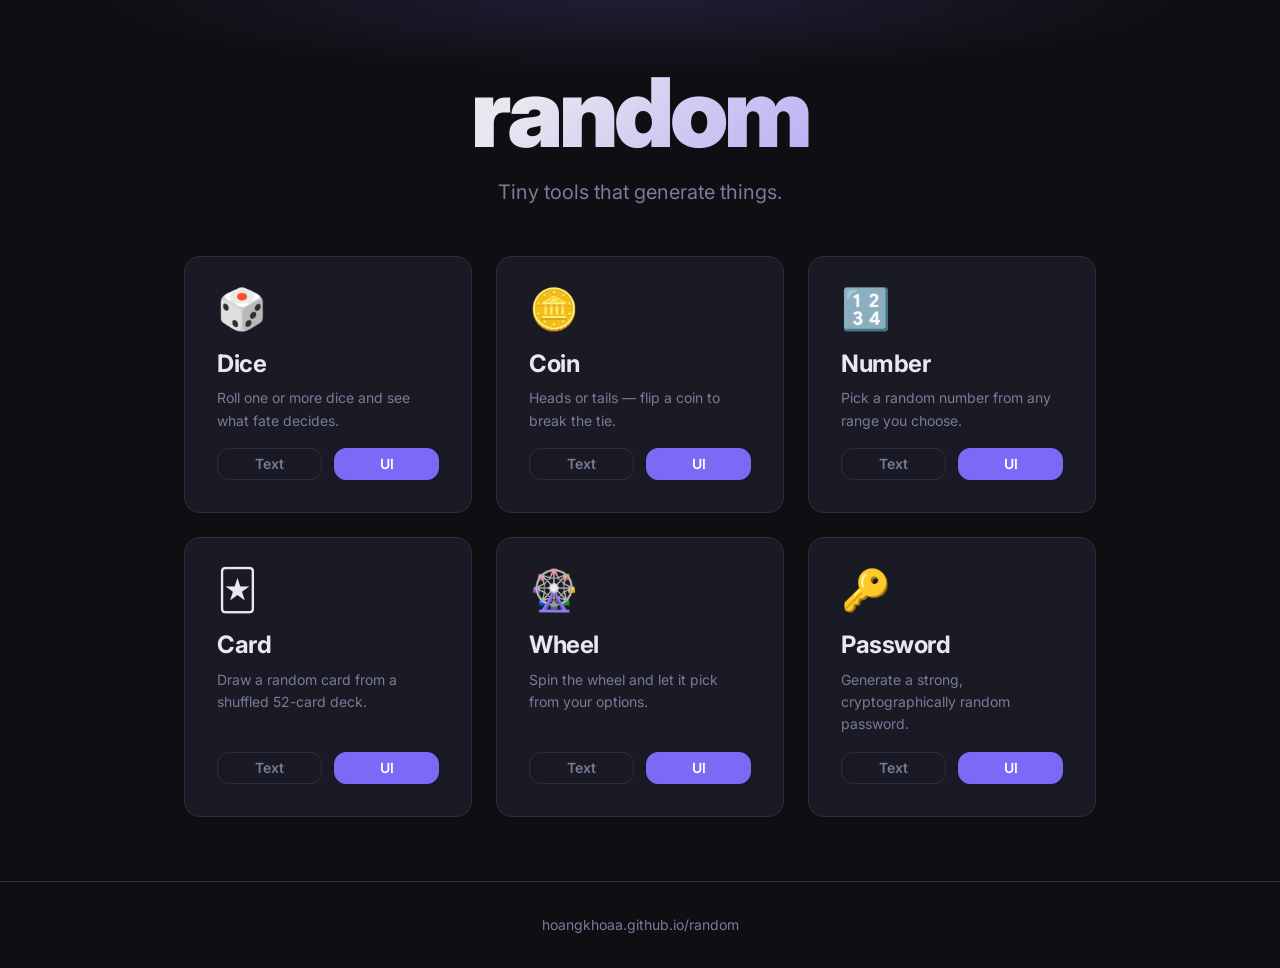
<file: index.html>
<!DOCTYPE html>
<html lang="en">
<head>
  <meta charset="UTF-8">
  <meta name="viewport" content="width=device-width, initial-scale=1.0">
  <title>random — tiny tools that generate things</title>
  <link rel="stylesheet" href="shared/style.css">
  <style>
    body {
      overflow-x: hidden;
    }

    /* Hero */
    .hero {
      text-align: center;
      padding: var(--space-16) var(--space-6) var(--space-12);
      position: relative;
    }

    .hero::before {
      content: '';
      position: absolute;
      inset: 0;
      background: radial-gradient(ellipse 60% 40% at 50% 0%, rgba(124,106,247,0.15) 0%, transparent 70%);
      pointer-events: none;
      animation: pulse-glow 4s ease-in-out infinite alternate;
    }

    @keyframes pulse-glow {
      from { opacity: 0.6; }
      to   { opacity: 1; }
    }

    .hero h1 {
      font-size: clamp(3rem, 10vw, 6rem);
      font-weight: 900;
      letter-spacing: -0.04em;
      line-height: 1;
      margin-bottom: var(--space-4);
      background: linear-gradient(135deg, var(--color-text) 40%, var(--color-accent));
      -webkit-background-clip: text;
      -webkit-text-fill-color: transparent;
      background-clip: text;
    }

    .hero p {
      color: var(--color-text-muted);
      font-size: var(--font-size-lg);
      max-width: 400px;
      margin: 0 auto;
    }

    /* Grid */
    .tools-grid {
      display: grid;
      grid-template-columns: repeat(auto-fit, minmax(280px, 1fr));
      gap: var(--space-6);
      max-width: 960px;
      margin: 0 auto;
      padding: 0 var(--space-6) var(--space-16);
    }

    .tool-card {
      background: var(--color-surface);
      border: 1px solid var(--color-border);
      border-radius: var(--radius-lg);
      padding: var(--space-8);
      display: flex;
      flex-direction: column;
      gap: var(--space-4);
      transition: border-color 0.2s, transform 0.2s;
    }

    .tool-card:hover {
      border-color: var(--color-accent);
      transform: translateY(-2px);
    }

    .tool-icon {
      font-size: 2.5rem;
      line-height: 1;
    }

    .tool-info h2 {
      font-size: var(--font-size-xl);
      font-weight: 700;
      letter-spacing: -0.02em;
      margin-bottom: var(--space-1);
    }

    .tool-info p {
      color: var(--color-text-muted);
      font-size: var(--font-size-sm);
    }

    .tool-actions {
      display: flex;
      gap: var(--space-3);
      margin-top: auto;
    }

    .tool-actions .btn {
      flex: 1;
      font-size: var(--font-size-sm);
      padding: var(--space-2) var(--space-4);
    }

    /* Footer */
    .site-footer {
      text-align: center;
      padding: var(--space-8) var(--space-6);
      color: var(--color-text-muted);
      font-size: var(--font-size-sm);
      border-top: 1px solid var(--color-border);
    }
  </style>
</head>
<body>

  <header class="hero">
    <h1>random</h1>
    <p>Tiny tools that generate things.</p>
  </header>

  <main class="tools-grid">

    <div class="tool-card">
      <div class="tool-icon">🎲</div>
      <div class="tool-info">
        <h2>Dice</h2>
        <p>Roll one or more dice and see what fate decides.</p>
      </div>
      <div class="tool-actions">
        <a href="dice/index.html" class="btn btn-ghost">Text</a>
        <a href="dice/ui/index.html" class="btn btn-primary">UI</a>
      </div>
    </div>

    <div class="tool-card">
      <div class="tool-icon">🪙</div>
      <div class="tool-info">
        <h2>Coin</h2>
        <p>Heads or tails — flip a coin to break the tie.</p>
      </div>
      <div class="tool-actions">
        <a href="coin/index.html" class="btn btn-ghost">Text</a>
        <a href="coin/ui/index.html" class="btn btn-primary">UI</a>
      </div>
    </div>

    <div class="tool-card">
      <div class="tool-icon">🔢</div>
      <div class="tool-info">
        <h2>Number</h2>
        <p>Pick a random number from any range you choose.</p>
      </div>
      <div class="tool-actions">
        <a href="number/index.html" class="btn btn-ghost">Text</a>
        <a href="number/ui/index.html" class="btn btn-primary">UI</a>
      </div>
    </div>

    <div class="tool-card">
      <div class="tool-icon">🃏</div>
      <div class="tool-info">
        <h2>Card</h2>
        <p>Draw a random card from a shuffled 52-card deck.</p>
      </div>
      <div class="tool-actions">
        <a href="card/index.html" class="btn btn-ghost">Text</a>
        <a href="card/ui/index.html" class="btn btn-primary">UI</a>
      </div>
    </div>

    <div class="tool-card">
      <div class="tool-icon">🎡</div>
      <div class="tool-info">
        <h2>Wheel</h2>
        <p>Spin the wheel and let it pick from your options.</p>
      </div>
      <div class="tool-actions">
        <a href="wheel/index.html" class="btn btn-ghost">Text</a>
        <a href="wheel/ui/index.html" class="btn btn-primary">UI</a>
      </div>
    </div>

    <div class="tool-card">
      <div class="tool-icon">🔑</div>
      <div class="tool-info">
        <h2>Password</h2>
        <p>Generate a strong, cryptographically random password.</p>
      </div>
      <div class="tool-actions">
        <a href="password/index.html" class="btn btn-ghost">Text</a>
        <a href="password/ui/index.html" class="btn btn-primary">UI</a>
      </div>
    </div>

  </main>

  <footer class="site-footer">
    hoangkhoaa.github.io/random
  </footer>

</body>
</html>
</file>
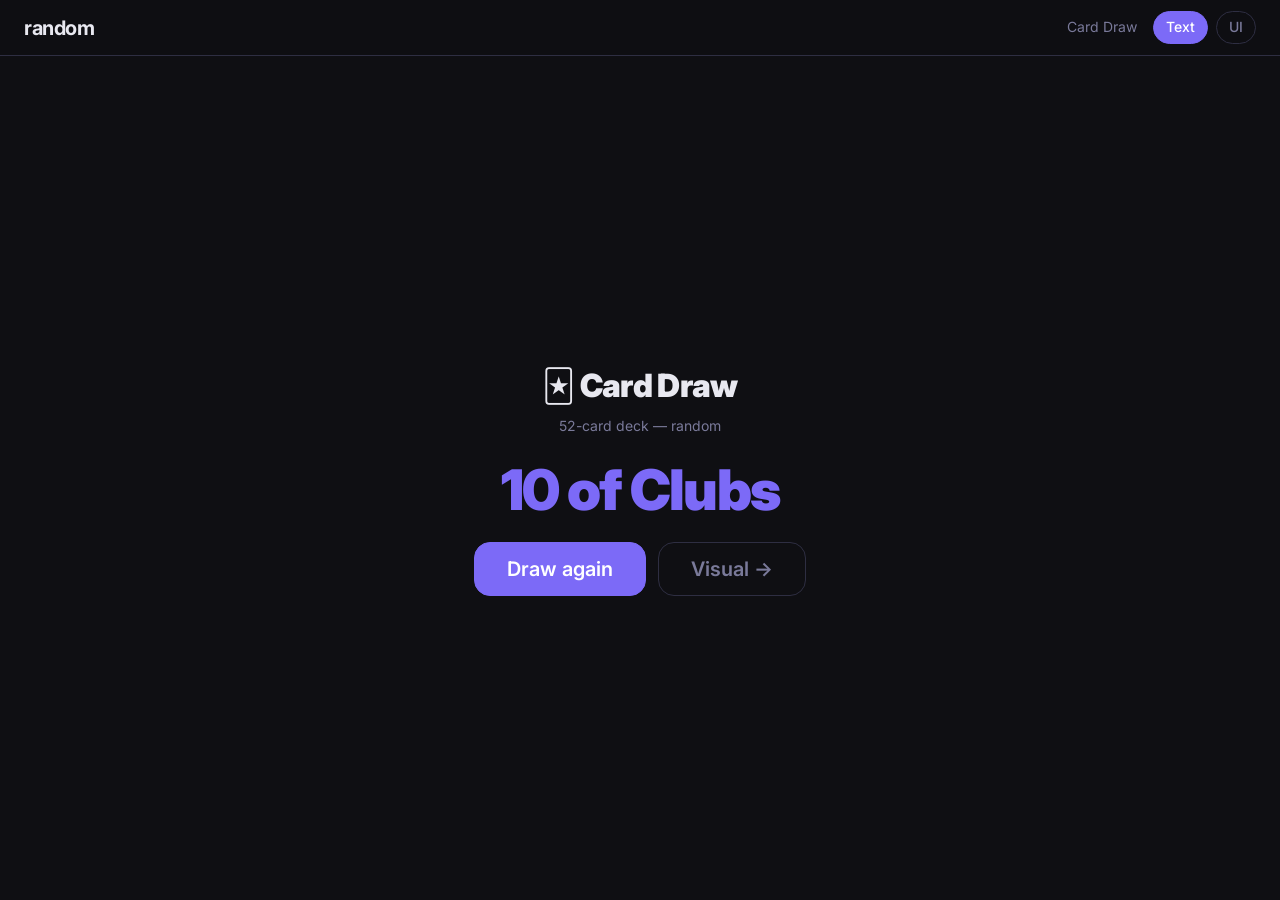
<file: card/index.html>
<!DOCTYPE html>
<html lang="en">
<head>
  <meta charset="UTF-8">
  <meta name="viewport" content="width=device-width, initial-scale=1.0">
  <title>card — random</title>
  <link rel="stylesheet" href="../shared/style.css">
</head>
<body>

  <div id="nav-placeholder" data-tool="card" data-mode="text"></div>
  <script src="../shared/nav.js"></script>

  <main class="page">
    <div class="tool-header animate-reveal">
      <h1>🃏 Card Draw</h1>
      <p>52-card deck — random</p>
    </div>

    <div id="result" class="result-display animate-reveal"
         style="font-size:clamp(1.8rem,6vw,3.5rem);" aria-live="polite">—</div>

    <div style="display:flex;gap:var(--space-3);">
      <button class="btn btn-primary btn-large" onclick="draw()">Draw again</button>
      <a href="ui/index.html" class="btn btn-ghost btn-large">Visual →</a>
    </div>
  </main>

  <script>
    const RANKS = ['Ace','2','3','4','5','6','7','8','9','10','Jack','Queen','King'];
    const SUITS = ['Spades','Hearts','Diamonds','Clubs'];
    const RED   = new Set(['Hearts','Diamonds']);

    function draw() {
      const rank = RANKS[Math.floor(Math.random() * RANKS.length)];
      const suit = SUITS[Math.floor(Math.random() * SUITS.length)];
      const el = document.getElementById('result');
      el.classList.remove('animate-reveal');
      void el.offsetWidth;
      el.classList.add('animate-reveal');
      el.style.color = RED.has(suit)
        ? 'var(--color-danger)'
        : 'var(--color-accent)';
      el.textContent = `${rank} of ${suit}`;
    }
    draw();
  </script>

</body>
</html>
</file>
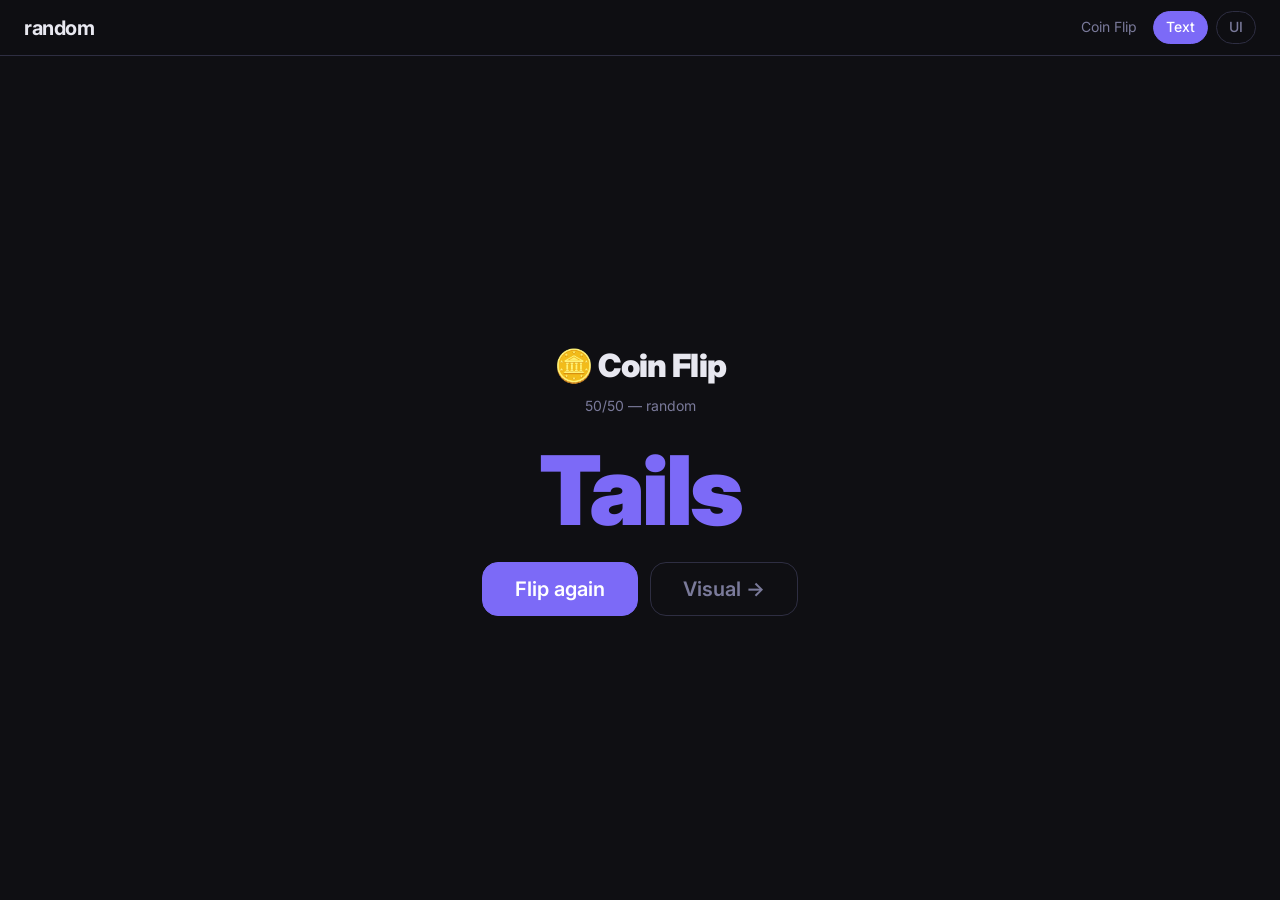
<file: coin/index.html>
<!DOCTYPE html>
<html lang="en">
<head>
  <meta charset="UTF-8">
  <meta name="viewport" content="width=device-width, initial-scale=1.0">
  <title>coin — random</title>
  <link rel="stylesheet" href="../shared/style.css">
</head>
<body>

  <div id="nav-placeholder" data-tool="coin" data-mode="text"></div>
  <script src="../shared/nav.js"></script>

  <main class="page">
    <div class="tool-header animate-reveal">
      <h1>🪙 Coin Flip</h1>
      <p>50/50 — random</p>
    </div>

    <div id="result" class="result-display animate-reveal" aria-live="polite">—</div>

    <div style="display:flex;gap:var(--space-3);">
      <button class="btn btn-primary btn-large" onclick="flip()">Flip again</button>
      <a href="ui/index.html" class="btn btn-ghost btn-large">Visual →</a>
    </div>
  </main>

  <script>
    function flip() {
      const result = Math.random() < 0.5 ? 'Heads' : 'Tails';
      const el = document.getElementById('result');
      el.classList.remove('animate-reveal');
      void el.offsetWidth;
      el.classList.add('animate-reveal');
      el.textContent = result;
    }
    flip();
  </script>

</body>
</html>
</file>
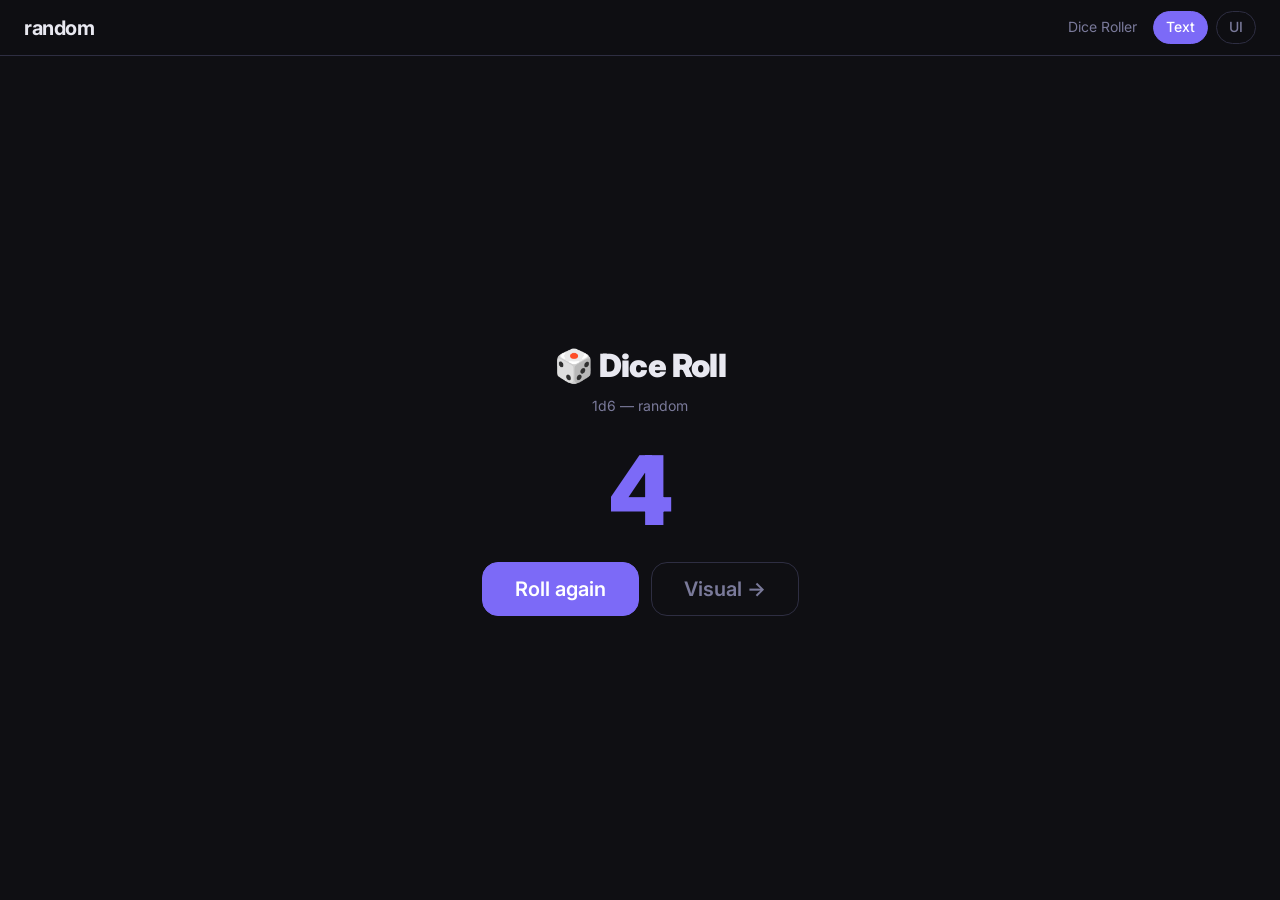
<file: dice/index.html>
<!DOCTYPE html>
<html lang="en">
<head>
  <meta charset="UTF-8">
  <meta name="viewport" content="width=device-width, initial-scale=1.0">
  <title>dice — random</title>
  <link rel="stylesheet" href="../shared/style.css">
</head>
<body>

  <div id="nav-placeholder" data-tool="dice" data-mode="text"></div>
  <script src="../shared/nav.js"></script>

  <main class="page">
    <div class="tool-header animate-reveal">
      <h1>🎲 Dice Roll</h1>
      <p>1d6 — random</p>
    </div>

    <div id="result" class="result-display animate-reveal" aria-live="polite">—</div>

    <div style="display:flex;gap:var(--space-3);">
      <button class="btn btn-primary btn-large" onclick="roll()">Roll again</button>
      <a href="ui/index.html" class="btn btn-ghost btn-large">Visual →</a>
    </div>
  </main>

  <script>
    function roll() {
      const n = Math.floor(Math.random() * 6) + 1;
      const el = document.getElementById('result');
      el.classList.remove('animate-reveal');
      void el.offsetWidth; // force reflow to restart animation
      el.classList.add('animate-reveal');
      el.textContent = n;
    }
    roll();
  </script>

</body>
</html>
</file>
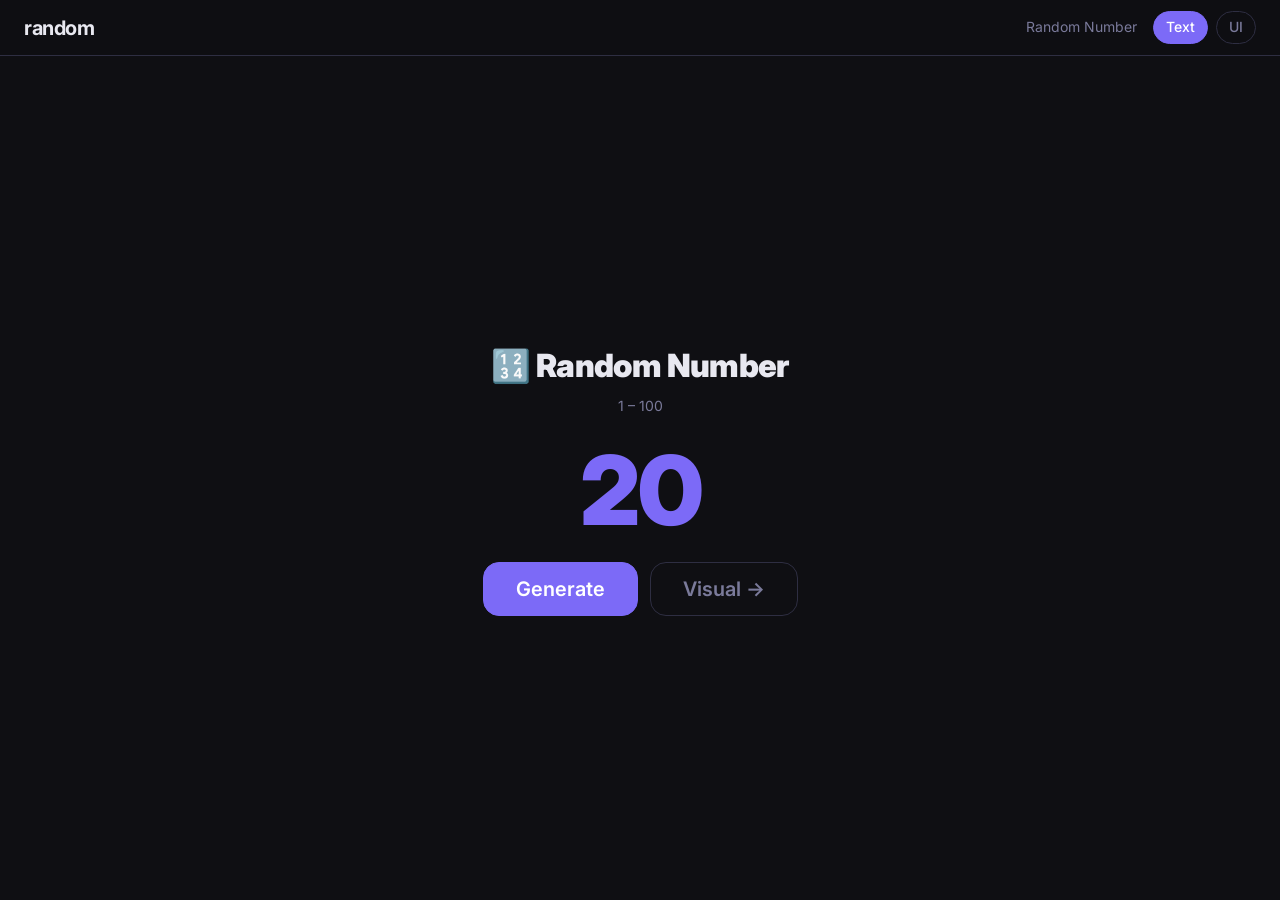
<file: number/index.html>
<!DOCTYPE html>
<html lang="en">
<head>
  <meta charset="UTF-8">
  <meta name="viewport" content="width=device-width, initial-scale=1.0">
  <title>number — random</title>
  <link rel="stylesheet" href="../shared/style.css">
</head>
<body>

  <div id="nav-placeholder" data-tool="number" data-mode="text"></div>
  <script src="../shared/nav.js"></script>

  <main class="page">
    <div class="tool-header animate-reveal">
      <h1>🔢 Random Number</h1>
      <p id="range-label">1 – 100</p>
    </div>

    <div id="result" class="result-display animate-reveal" aria-live="polite">—</div>

    <div style="display:flex;gap:var(--space-3);">
      <button class="btn btn-primary btn-large" onclick="generate()">Generate</button>
      <a href="ui/index.html" class="btn btn-ghost btn-large">Visual →</a>
    </div>
  </main>

  <script>
    const params = new URLSearchParams(location.search);
    const min = parseInt(params.get('min') ?? '1', 10);
    const max = parseInt(params.get('max') ?? '100', 10);

    document.getElementById('range-label').textContent = `${min} – ${max}`;

    function generate() {
      const n = Math.floor(Math.random() * (max - min + 1)) + min;
      const el = document.getElementById('result');
      el.classList.remove('animate-reveal');
      void el.offsetWidth;
      el.classList.add('animate-reveal');
      el.textContent = n;
    }
    generate();
  </script>

</body>
</html>
</file>
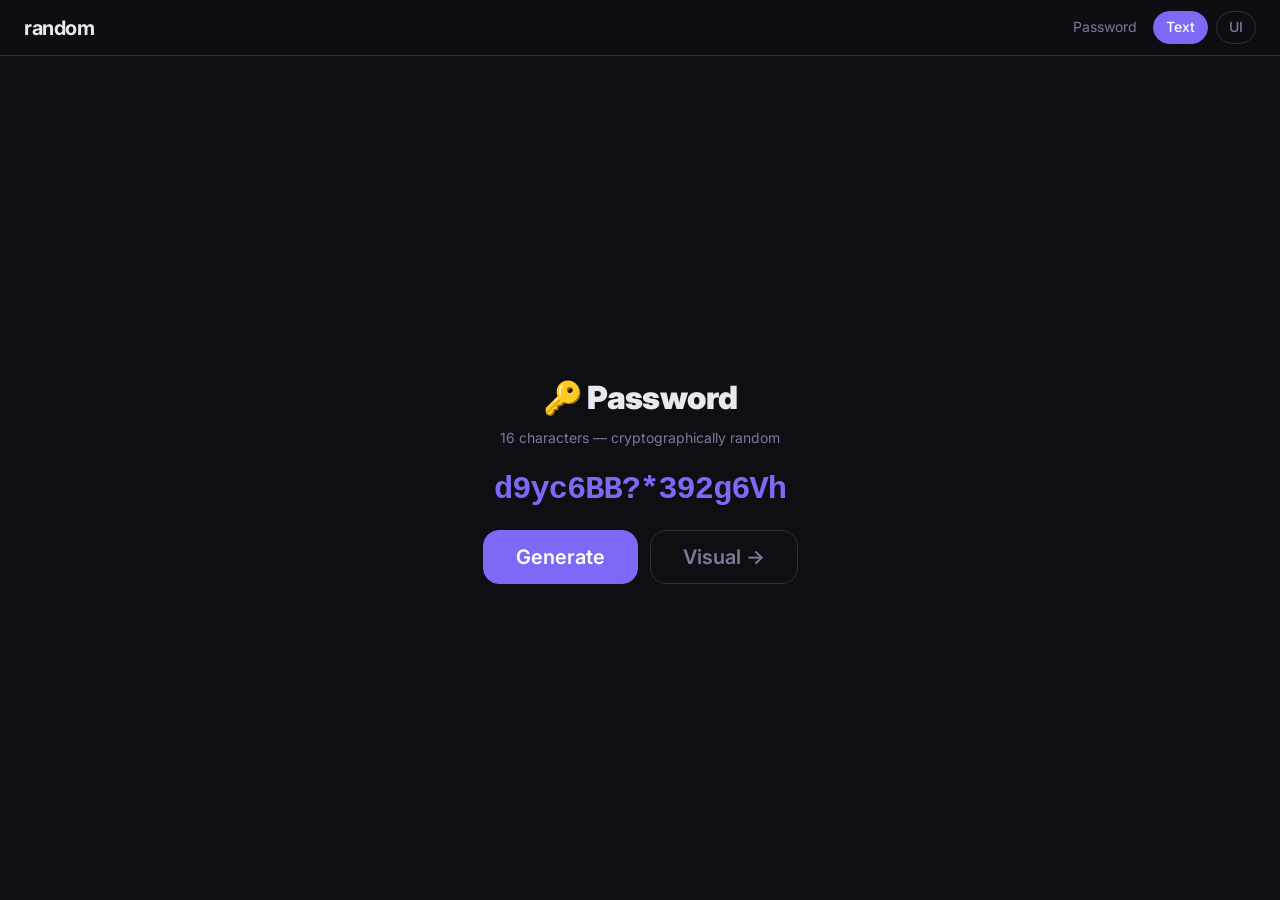
<file: password/index.html>
<!DOCTYPE html>
<html lang="en">
<head>
  <meta charset="UTF-8">
  <meta name="viewport" content="width=device-width, initial-scale=1.0">
  <title>password — random</title>
  <link rel="stylesheet" href="../shared/style.css">
</head>
<body>

  <div id="nav-placeholder" data-tool="password" data-mode="text"></div>
  <script src="../shared/nav.js"></script>

  <main class="page">
    <div class="tool-header animate-reveal">
      <h1>🔑 Password</h1>
      <p>16 characters — cryptographically random</p>
    </div>

    <div id="result" class="result-display animate-reveal"
         style="font-size:clamp(1.2rem,4vw,2rem);font-family:'Courier New',monospace;word-break:break-all;text-align:center;max-width:400px;"
         aria-live="polite">—</div>

    <div style="display:flex;gap:var(--space-3);">
      <button class="btn btn-primary btn-large" onclick="generate()">Generate</button>
      <a href="ui/index.html" class="btn btn-ghost btn-large">Visual →</a>
    </div>
  </main>

  <script>
    const LOWER   = 'abcdefghijkmnopqrstuvwxyz';
    const UPPER   = 'ABCDEFGHJKLMNPQRSTUVWXYZ';
    const DIGITS  = '23456789';
    const SYMBOLS = '!@#$%^&*-_=+?';
    const ALL = LOWER + UPPER + DIGITS + SYMBOLS;

    function randomIndex(max) {
      const arr = new Uint32Array(1);
      crypto.getRandomValues(arr);
      return arr[0] % max;
    }

    function generate() {
      const len = 16;
      const chars = Array.from({ length: len }, () => ALL[randomIndex(ALL.length)]);
      // Fisher-Yates shuffle
      for (let i = chars.length - 1; i > 0; i--) {
        const j = randomIndex(i + 1);
        [chars[i], chars[j]] = [chars[j], chars[i]];
      }
      const password = chars.join('');
      const el = document.getElementById('result');
      el.classList.remove('animate-reveal');
      void el.offsetWidth;
      el.classList.add('animate-reveal');
      el.textContent = password;
    }
    generate();
  </script>

</body>
</html>
</file>
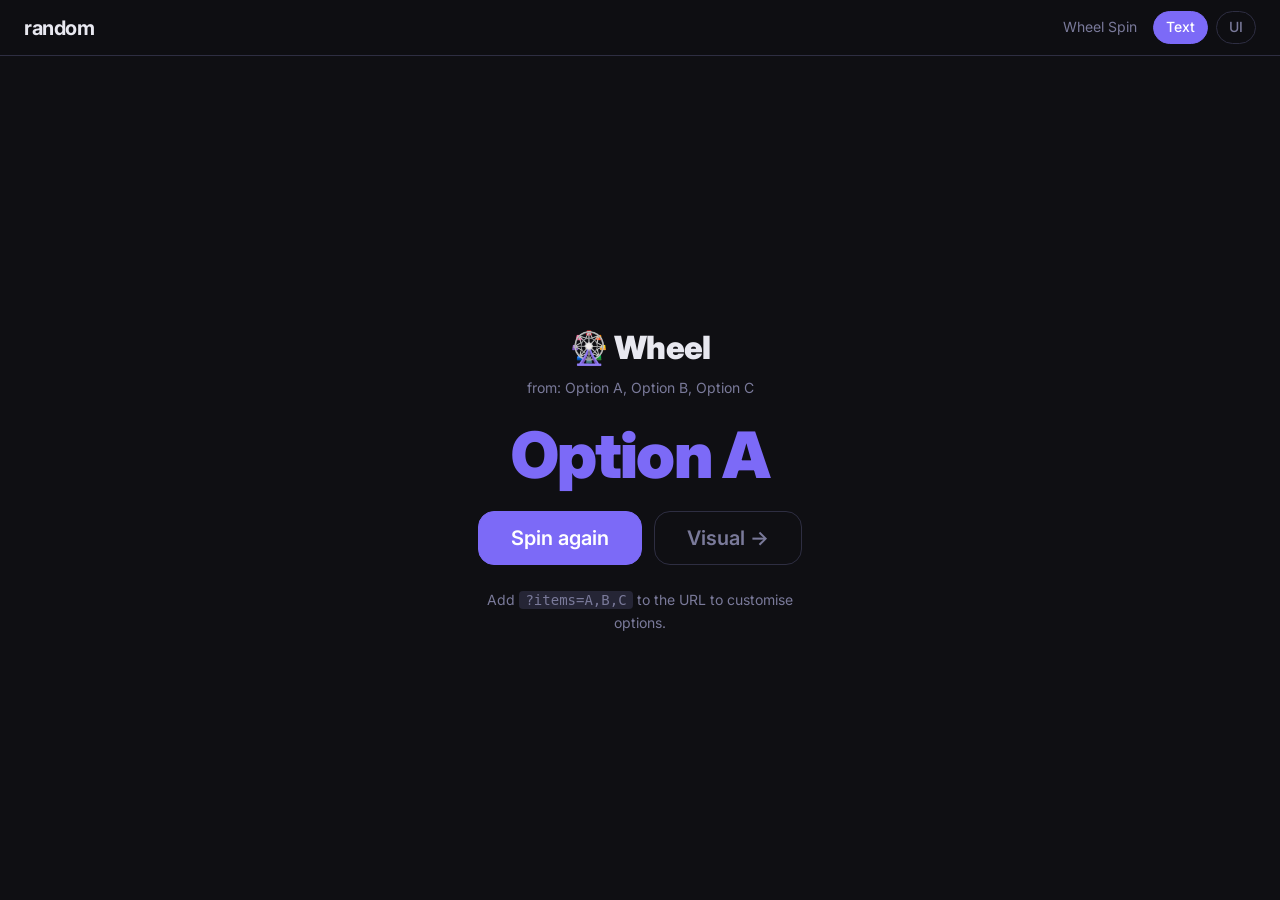
<file: wheel/index.html>
<!DOCTYPE html>
<html lang="en">
<head>
  <meta charset="UTF-8">
  <meta name="viewport" content="width=device-width, initial-scale=1.0">
  <title>wheel — random</title>
  <link rel="stylesheet" href="../shared/style.css">
</head>
<body>

  <div id="nav-placeholder" data-tool="wheel" data-mode="text"></div>
  <script src="../shared/nav.js"></script>

  <main class="page">
    <div class="tool-header animate-reveal">
      <h1>🎡 Wheel</h1>
      <p id="items-label">—</p>
    </div>

    <div id="result" class="result-display animate-reveal"
         style="font-size:clamp(2rem,7vw,4rem);" aria-live="polite">—</div>

    <div style="display:flex;gap:var(--space-3);">
      <button class="btn btn-primary btn-large" onclick="pick()">Spin again</button>
      <a href="ui/index.html" class="btn btn-ghost btn-large">Visual →</a>
    </div>

    <p style="color:var(--color-text-muted);font-size:var(--font-size-sm);text-align:center;max-width:320px;">
      Add <code style="background:var(--color-surface-2);padding:1px 6px;border-radius:4px;">?items=A,B,C</code> to the URL to customise options.
    </p>
  </main>

  <script>
    const params = new URLSearchParams(location.search);
    const raw = params.get('items');
    const items = raw
      ? raw.split(',').map(s => s.trim()).filter(Boolean)
      : ['Option A', 'Option B', 'Option C'];

    document.getElementById('items-label').textContent =
      'from: ' + items.join(', ');

    function pick() {
      const choice = items[Math.floor(Math.random() * items.length)];
      const el = document.getElementById('result');
      el.classList.remove('animate-reveal');
      void el.offsetWidth;
      el.classList.add('animate-reveal');
      el.textContent = choice;
    }
    pick();
  </script>

</body>
</html>
</file>
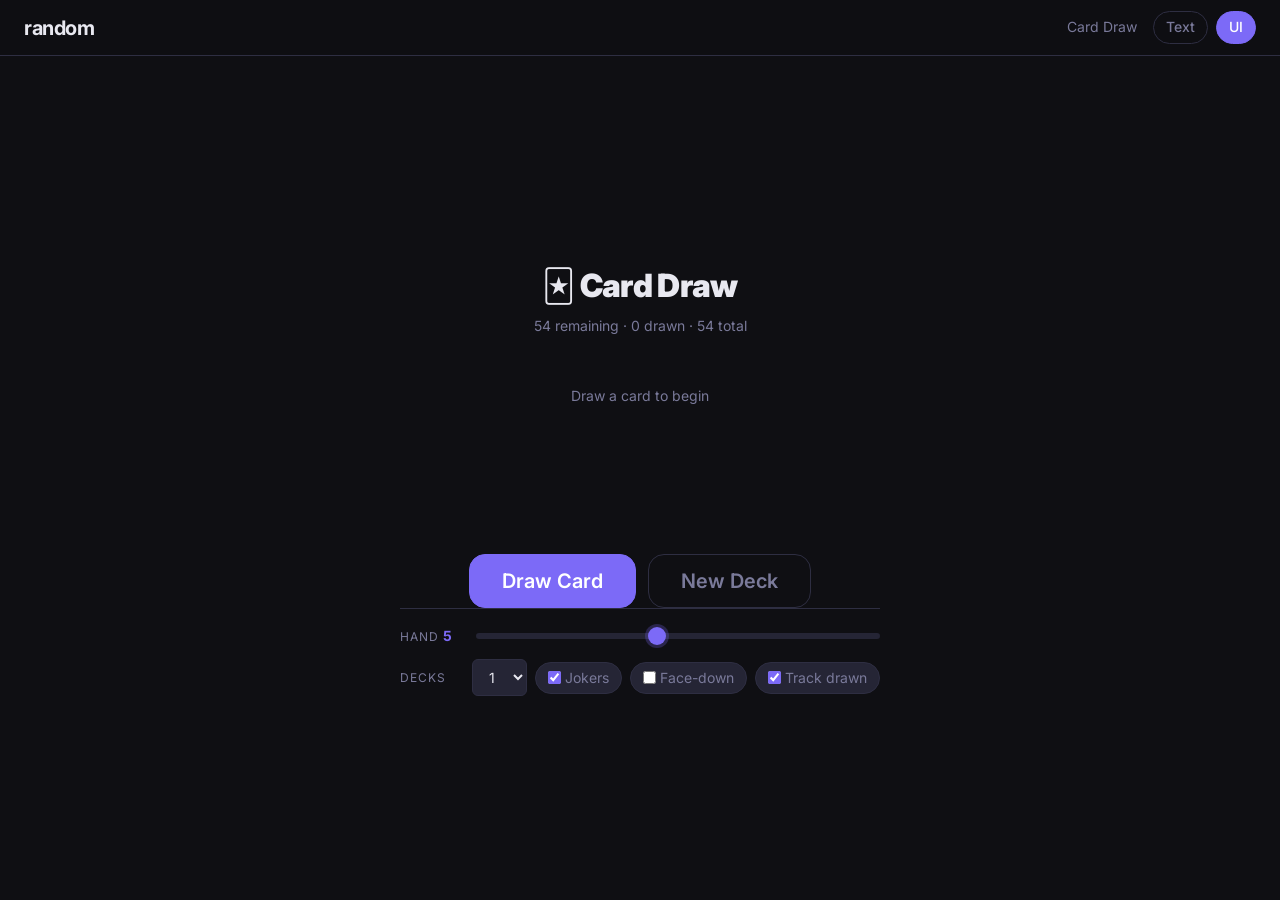
<file: card/ui/index.html>
<!DOCTYPE html>
<html lang="en">
<head>
  <meta charset="UTF-8">
  <meta name="viewport" content="width=device-width, initial-scale=1.0">
  <title>Card Draw — random</title>
  <link rel="stylesheet" href="../../shared/style.css">
  <style>
    /* ---- Playing Card base ---- */
    .card-hand {
      display: flex;
      align-items: flex-start;
      justify-content: center;
      min-height: 185px;
      padding: var(--space-4) 40px;
      position: relative;
      flex-wrap: wrap;
      gap: 8px;
    }

    .playing-card {
      width: 100px;
      height: 140px;
      background: #f0eff5;
      border-radius: 10px;
      border: 1px solid #ccc;
      box-shadow: 0 4px 16px rgba(0,0,0,0.4);
      position: relative;
      overflow: hidden;
      flex-shrink: 0;
      transition: transform 0.2s;
      cursor: default;
      user-select: none;
    }

    /* No overlap when wrapping (large hands) */
    @media (max-width: 540px) {
      .card-hand { gap: 4px; }
      .playing-card { width: 76px; height: 107px; }
    }

    .playing-card:hover {
      transform: translateY(-10px);
      z-index: 10;
    }

    .playing-card.entering {
      animation: card-enter 0.35s cubic-bezier(0.34, 1.56, 0.64, 1) both;
    }

    @keyframes card-enter {
      from { opacity: 0; transform: translateY(-30px) scale(0.88); }
      to   { opacity: 1; transform: translateY(0)    scale(1); }
    }

    /* Corners */
    .card-corner {
      position: absolute;
      display: flex;
      flex-direction: column;
      align-items: center;
      line-height: 1.15;
    }
    .card-corner.top-left    { top: 5px; left: 6px; }
    .card-corner.bottom-right { bottom: 5px; right: 6px; transform: rotate(180deg); }

    .card-rank        { font-size: 0.82rem; font-weight: 900; line-height: 1; }
    .card-suit-corner { font-size: 0.65rem; line-height: 1; }

    /* ---- Number cards: pip flex center ---- */
    .card-pips {
      position: absolute;
      inset: 22px 10px 22px 10px;
      display: flex;
      flex-wrap: wrap;
      align-content: space-around;
      justify-content: space-around;
      gap: 1px;
    }
    .pip-sym { font-size: 0.72rem; line-height: 1; flex: 0 0 auto; }

    /* ---- Face cards: themed art box ---- */
    .card-face-art {
      position: absolute;
      inset: 22px 8px 22px 8px;
      border-radius: 6px;
      display: flex;
      flex-direction: column;
      align-items: center;
      justify-content: center;
      gap: 2px;
    }
    .face-icon  { font-size: 2rem; line-height: 1; }
    .face-title { font-size: 0.45rem; text-transform: uppercase; letter-spacing: 0.12em; font-weight: 900; opacity: 0.75; margin-top: 1px; }

    /* Ace: large centered suit */
    .card-ace-center {
      position: absolute;
      inset: 0;
      display: flex;
      align-items: center;
      justify-content: center;
      font-size: 2.8rem;
      line-height: 1;
    }

    /* Color classes */
    .playing-card.red   { color: #c41a1a; }
    .playing-card.black { color: #1a1a1a; }

    .playing-card.red .card-face-art {
      background: linear-gradient(160deg, rgba(220,60,60,0.08) 0%, rgba(220,60,60,0.02) 100%);
      border: 1px solid rgba(220,60,60,0.18);
    }
    .playing-card.black .card-face-art {
      background: linear-gradient(160deg, rgba(80,80,120,0.10) 0%, rgba(80,80,120,0.02) 100%);
      border: 1px solid rgba(80,80,120,0.18);
    }

    /* ---- Joker card ---- */
    .playing-card.joker {
      background: linear-gradient(145deg, #1a1a2e, #252545);
      color: #e8d860;
      border-color: #4a4a7a;
    }
    .playing-card.joker .card-rank { color: #e8d860; }
    .playing-card.joker .card-face-art {
      background: rgba(232,216,96,0.06);
      border: 1px solid rgba(232,216,96,0.2);
    }

    /* Placeholder */
    .no-cards {
      color: var(--color-text-muted);
      font-size: var(--font-size-sm);
      text-align: center;
      width: 100%;
      padding: var(--space-8);
    }

    .deck-info { font-size: var(--font-size-sm); color: var(--color-text-muted); text-align: center; }

    /* ---- Settings bar ---- */
    .settings-bar {
      width: 100%;
      max-width: 480px;
      display: flex;
      flex-direction: column;
      gap: var(--space-3);
      padding-top: var(--space-4);
      border-top: 1px solid var(--color-border);
    }

    .settings-row {
      display: flex;
      align-items: center;
      gap: var(--space-3);
    }

    .set-label {
      font-size: var(--font-size-xs);
      text-transform: uppercase;
      letter-spacing: 0.08em;
      color: var(--color-text-muted);
      white-space: nowrap;
      min-width: 64px;
    }

    .set-label b {
      color: var(--color-accent);
      font-size: var(--font-size-sm);
      text-transform: none;
      letter-spacing: 0;
    }

    .settings-row input[type="range"] { flex: 1; }

    .settings-chips {
      display: flex;
      flex-wrap: wrap;
      align-items: center;
      gap: var(--space-2);
    }

    .chip {
      display: inline-flex;
      align-items: center;
      gap: var(--space-1);
      font-size: var(--font-size-sm);
      color: var(--color-text-muted);
      background: var(--color-surface-2);
      border: 1px solid var(--color-border);
      border-radius: var(--radius-full);
      padding: var(--space-1) var(--space-3);
      cursor: pointer;
      transition: border-color 0.2s, color 0.2s;
      user-select: none;
    }

    .chip:hover {
      border-color: var(--color-accent);
      color: var(--color-text);
    }

    .chip input[type="checkbox"] {
      width: 13px;
      height: 13px;
    }

    .options-note {
      font-size: var(--font-size-xs);
      color: var(--color-text-muted);
      display: none;
    }
  </style>
</head>
<body>

  <div id="nav-placeholder" data-tool="card" data-mode="ui"></div>
  <script src="../../shared/nav.js"></script>

  <main class="page" style="gap:var(--space-5);">

    <div class="tool-header animate-reveal">
      <h1>🃏 Card Draw</h1>
      <p id="deckInfo" class="deck-info">—</p>
    </div>

    <!-- Hand display -->
    <div class="card-hand animate-reveal" id="cardHand">
      <div class="no-cards">Draw a card to begin</div>
    </div>

    <!-- Last drawn -->
    <div class="result-display animate-reveal" id="lastDrawn"
         style="font-size:clamp(1.1rem,4vw,1.8rem);text-align:center;min-height:2rem;"
         aria-live="polite"></div>

    <!-- Buttons -->
    <div style="display:flex;gap:var(--space-3);" class="animate-reveal">
      <button id="drawBtn"  class="btn btn-primary btn-large">Draw Card</button>
      <button id="resetBtn" class="btn btn-ghost btn-large">New Deck</button>
    </div>

    <!-- Settings -->
    <div class="settings-bar animate-reveal">

      <div class="settings-row">
        <label class="set-label" for="handSizeSlider">Hand&nbsp;<b id="handSizeVal" aria-live="polite">5</b></label>
        <input type="range" id="handSizeSlider" min="1" max="10" value="5" aria-label="Hand size">
      </div>

      <div class="settings-row settings-chips">
        <span class="set-label">Decks</span>
        <select id="deckCount">
          <option value="1" selected>1</option>
          <option value="2">2</option>
          <option value="3">3</option>
          <option value="4">4</option>
        </select>
        <label class="chip">
          <input type="checkbox" id="chkJokers" checked>
          Jokers
        </label>
        <label class="chip">
          <input type="checkbox" id="chkReveal">
          Face-down
        </label>
        <label class="chip">
          <input type="checkbox" id="chkTrack" checked>
          Track drawn
        </label>
      </div>

      <div class="options-note" id="optionsNote"></div>

    </div>

  </main>

  <script>
    const RANKS      = ['A','2','3','4','5','6','7','8','9','10','J','Q','K'];
    const RANKS_FULL = {
      'A':'Ace','2':'2','3':'3','4':'4','5':'5','6':'6','7':'7',
      '8':'8','9':'9','10':'10','J':'Jack','Q':'Queen','K':'King',
    };
    const SUITS = [
      { name:'Spades',   sym:'♠', color:'black' },
      { name:'Hearts',   sym:'♥', color:'red'   },
      { name:'Diamonds', sym:'♦', color:'red'   },
      { name:'Clubs',    sym:'♣', color:'black' },
    ];
    const FACE_ART  = { 'J':{ icon:'♞', title:'Jack' }, 'Q':{ icon:'♛', title:'Queen' }, 'K':{ icon:'♚', title:'King' } };
    const PIP_COUNTS = { '2':2,'3':3,'4':4,'5':5,'6':6,'7':7,'8':8,'9':9,'10':10 };

    // State
    let deck         = [];
    let hand         = [];
    let drawnLog     = []; // tracks all cards drawn from current deck build
    let faceDownCard = null;   // pending face-down card to flip

    // Options
    let maxHand     = 5;
    let deckCount   = 1;
    let useJokers   = true;
    let faceDown    = false;
    let trackDrawn  = true;

    // DOM
    const handEl          = document.getElementById('cardHand');
    const drawBtn         = document.getElementById('drawBtn');
    const resetBtn        = document.getElementById('resetBtn');
    const lastDrawn       = document.getElementById('lastDrawn');
    const deckInfo        = document.getElementById('deckInfo');
    const handSizeSlider  = document.getElementById('handSizeSlider');
    const handSizeVal     = document.getElementById('handSizeVal');
    const deckCountSel    = document.getElementById('deckCount');
    const chkJokers       = document.getElementById('chkJokers');
    const chkReveal       = document.getElementById('chkReveal');
    const chkTrack        = document.getElementById('chkTrack');
    const optionsNote     = document.getElementById('optionsNote');

    /* ---- Deck management ---- */
    function shuffle(arr) {
      for (let i = arr.length - 1; i > 0; i--) {
        const j = Math.floor(Math.random() * (i + 1));
        [arr[i], arr[j]] = [arr[j], arr[i]];
      }
      return arr;
    }

    function buildDeck() {
      const cards = [];
      for (let d = 0; d < deckCount; d++) {
        for (const suit of SUITS) {
          for (const rank of RANKS) {
            cards.push({ rank, rankFull: RANKS_FULL[rank], suit, type: 'regular', id: Math.random() });
          }
        }
        if (useJokers) {
          cards.push({ rank:'★', rankFull:'Joker', suit:{ name:'', sym:'', color:'joker' }, type:'joker', label:'Red Joker',   id: Math.random() });
          cards.push({ rank:'★', rankFull:'Joker', suit:{ name:'', sym:'', color:'joker' }, type:'joker', label:'Black Joker', id: Math.random() });
        }
      }
      return shuffle(cards);
    }

    function newDeck() {
      deck        = buildDeck();
      hand        = [];
      drawnLog    = [];
      faceDownCard = null;
      renderHand();
      setLastDrawn('', '');
      updateUI();
    }

    /* ---- Card HTML builder ---- */
    function buildCardHTML(card, hidden) {
      if (hidden) {
        return `
          <div style="position:absolute;inset:0;background:linear-gradient(135deg,#252535,#1a1a2e);display:flex;align-items:center;justify-content:center;font-size:1.4rem;color:var(--color-border);">
            ◈
          </div>`;
      }

      const rank = card.rank;

      if (card.type === 'joker') {
        return `
          <div class="card-corner top-left"><span class="card-rank" style="color:#e8d860">★</span></div>
          <div class="card-face-art">
            <span class="face-icon">🃏</span>
            <span class="face-title" style="color:#e8d860">Joker</span>
          </div>
          <div class="card-corner bottom-right"><span class="card-rank" style="color:#e8d860">★</span></div>`;
      }

      const sym = card.suit.sym;

      if (rank === 'A') {
        return `
          <div class="card-corner top-left"><span class="card-rank">${rank}</span><span class="card-suit-corner">${sym}</span></div>
          <div class="card-ace-center">${sym}</div>
          <div class="card-corner bottom-right"><span class="card-rank">${rank}</span><span class="card-suit-corner">${sym}</span></div>`;
      }

      if (FACE_ART[rank]) {
        const art = FACE_ART[rank];
        return `
          <div class="card-corner top-left"><span class="card-rank">${rank}</span><span class="card-suit-corner">${sym}</span></div>
          <div class="card-face-art">
            <span class="face-icon">${art.icon}</span>
            <span class="face-title">${art.title}</span>
            <span style="font-size:0.7rem;margin-top:2px;">${sym}</span>
          </div>
          <div class="card-corner bottom-right"><span class="card-rank">${rank}</span><span class="card-suit-corner">${sym}</span></div>`;
      }

      const count    = PIP_COUNTS[rank] || 0;
      const pipElems = count ? Array(count).fill(`<span class="pip-sym">${sym}</span>`).join('') : sym;
      return `
        <div class="card-corner top-left"><span class="card-rank">${rank}</span><span class="card-suit-corner">${sym}</span></div>
        <div class="card-pips">${pipElems}</div>
        <div class="card-corner bottom-right"><span class="card-rank">${rank}</span><span class="card-suit-corner">${sym}</span></div>`;
    }

    /* ---- Render ---- */
    function renderHand() {
      if (hand.length === 0 && !faceDownCard) {
        handEl.innerHTML = '<div class="no-cards">Draw a card to begin</div>';
        return;
      }
      handEl.innerHTML = '';

      hand.forEach((card, i) => {
        const el = document.createElement('div');
        el.className = `playing-card ${card.suit.color === 'joker' ? 'joker' : card.suit.color}`;
        if (i === hand.length - 1 && !faceDownCard) el.classList.add('entering');
        el.style.zIndex = i;
        el.innerHTML = buildCardHTML(card, false);
        handEl.appendChild(el);
      });

      // Face-down pending card
      if (faceDownCard) {
        const el = document.createElement('div');
        el.className = 'playing-card black entering';
        el.style.zIndex = hand.length;
        el.style.cursor = 'pointer';
        el.title = 'Click to reveal';
        el.innerHTML = buildCardHTML(null, true);
        el.addEventListener('click', revealCard, { once: true });
        handEl.appendChild(el);
      }
    }

    function setLastDrawn(text, color) {
      lastDrawn.style.color = color;
      lastDrawn.classList.remove('animate-reveal');
      void lastDrawn.offsetWidth;
      lastDrawn.classList.add('animate-reveal');
      lastDrawn.textContent = text;
    }

    function updateUI() {
      const total = deckCount * (52 + (useJokers ? 2 : 0));
      const drawn = drawnLog.length;
      const remaining = deck.length;

      if (trackDrawn) {
        deckInfo.textContent = `${remaining} remaining · ${drawn} drawn · ${total} total`;
      } else {
        deckInfo.textContent = `${remaining} card${remaining !== 1 ? 's' : ''} remaining`;
      }

      updateOptionsNote();

      if (deck.length === 0 && !faceDownCard) {
        drawBtn.textContent = 'Deck empty';
        drawBtn.disabled = true;
      } else if (faceDownCard) {
        drawBtn.textContent = 'Flip Card';
        drawBtn.disabled = false;
      } else {
        drawBtn.textContent = 'Draw Card';
        drawBtn.disabled = false;
      }
    }

    function updateOptionsNote() {
      const parts = [];
      if (faceDown) parts.push('face-down mode: click card to reveal');
      if (deckCount > 1) parts.push(`${deckCount} decks shuffled`);
      optionsNote.textContent = parts.join(' · ');
      optionsNote.style.display = parts.length ? 'block' : 'none';
    }

    /* ---- Draw logic ---- */
    drawBtn.addEventListener('click', () => {
      if (faceDownCard) {
        revealCard();
      } else {
        drawCard();
      }
    });

    function drawCard() {
      if (deck.length === 0) return;

      // Auto-clear hand when it reaches maxHand so the display never goes blank unexpectedly
      if (hand.length >= maxHand) {
        hand = [];
      }

      const card = deck.pop();
      if (trackDrawn) drawnLog.push(card);

      if (faceDown) {
        faceDownCard = card;
        renderHand();
        setLastDrawn('Click card to reveal…', 'var(--color-text-muted)');
        updateUI();
      } else {
        hand.push(card);
        renderHand();
        showCardLabel(card);
        updateUI();
      }
    }

    function revealCard() {
      if (!faceDownCard) return;
      const card    = faceDownCard;
      faceDownCard  = null;
      hand.push(card);
      renderHand();
      showCardLabel(card);
      updateUI();
    }

    function showCardLabel(card) {
      const label = card.type === 'joker'
        ? (card.label || 'Joker')
        : `${card.rankFull} of ${card.suit.name}`;
      const color = card.suit.color === 'red'  ? 'var(--color-danger)'
                  : card.suit.color === 'joker' ? '#e8d860'
                  : 'var(--color-text)';
      setLastDrawn(label, color);
    }

    /* ---- Option controls ---- */
    handSizeSlider.addEventListener('input', () => {
      maxHand = parseInt(handSizeSlider.value, 10);
      handSizeVal.textContent = maxHand;
      updateUI();
    });

    deckCountSel.addEventListener('change', () => {
      deckCount = parseInt(deckCountSel.value, 10);
      newDeck();
    });

    chkJokers.addEventListener('change', () => {
      useJokers = chkJokers.checked;
      newDeck();
    });

    chkReveal.addEventListener('change', () => {
      faceDown    = chkReveal.checked;
      faceDownCard = null;
      updateUI();
    });

    chkTrack.addEventListener('change', () => {
      trackDrawn = chkTrack.checked;
      updateUI();
    });

    resetBtn.addEventListener('click', newDeck);

    newDeck();
  </script>

</body>
</html>
</file>
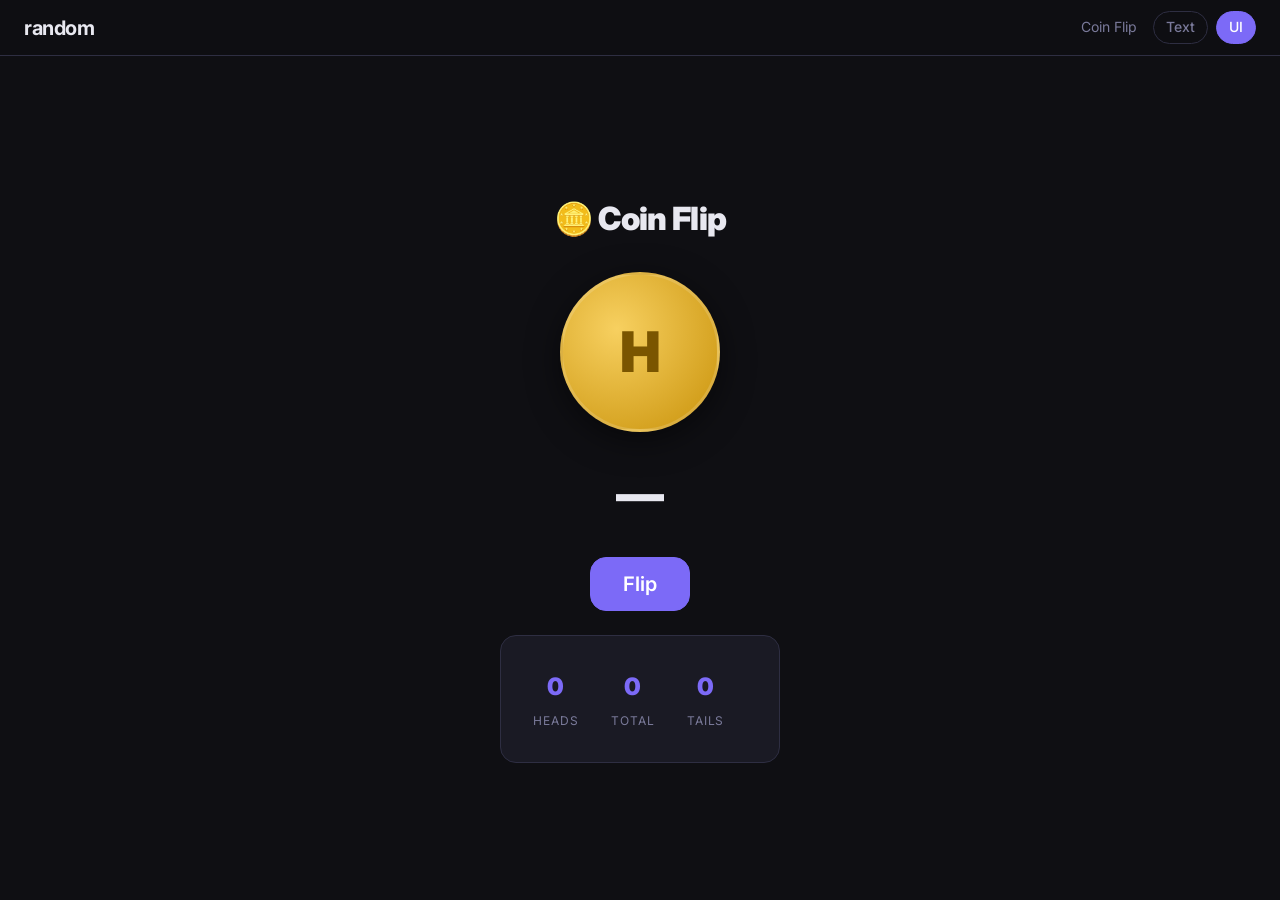
<file: coin/ui/index.html>
<!DOCTYPE html>
<html lang="en">
<head>
  <meta charset="UTF-8">
  <meta name="viewport" content="width=device-width, initial-scale=1.0">
  <title>Coin Flip — random</title>
  <link rel="stylesheet" href="../../shared/style.css">
  <style>
    /* ---- 3D Coin ---- */
    .coin-scene {
      width: 160px;
      height: 160px;
      perspective: 600px;
    }

    .coin {
      width: 100%;
      height: 100%;
      position: relative;
      transform-style: preserve-3d;
      transition: transform 0s; /* controlled by animation */
    }

    .coin.flip-heads {
      animation: coin-flip-heads 1.2s cubic-bezier(0.23, 1, 0.32, 1) forwards;
    }

    .coin.flip-tails {
      animation: coin-flip-tails 1.2s cubic-bezier(0.23, 1, 0.32, 1) forwards;
    }

    @keyframes coin-flip-heads {
      0%   { transform: rotateY(0deg); }
      100% { transform: rotateY(720deg); }
    }

    @keyframes coin-flip-tails {
      0%   { transform: rotateY(0deg); }
      100% { transform: rotateY(900deg); }  /* 720 + 180 = tails side */
    }

    .coin-face {
      position: absolute;
      inset: 0;
      border-radius: 50%;
      display: flex;
      align-items: center;
      justify-content: center;
      backface-visibility: hidden;
      -webkit-backface-visibility: hidden;
      font-size: 3.5rem;
      font-weight: 900;
      box-shadow: 0 8px 32px rgba(0,0,0,0.5);
      border: 3px solid rgba(255,255,255,0.15);
    }

    .coin-face.heads {
      background: radial-gradient(circle at 35% 35%, #f7d060, #c9920a);
      transform: rotateY(0deg);
      color: #7a5500;
    }

    .coin-face.tails {
      background: radial-gradient(circle at 35% 35%, #d0d8e8, #7a8aa8);
      transform: rotateY(180deg);
      color: #3a4a5a;
    }

    .face-label {
      font-size: var(--font-size-sm);
      font-weight: 700;
      letter-spacing: 0.08em;
      text-transform: uppercase;
      margin-top: var(--space-1);
    }

    /* Result text */
    .result-text {
      font-size: var(--font-size-3xl);
      font-weight: 900;
      letter-spacing: -0.02em;
      min-height: 3.5rem;
      text-align: center;
    }

    /* Stats */
    .stats {
      display: flex;
      gap: var(--space-8);
      text-align: center;
    }

    .stat-item {
      display: flex;
      flex-direction: column;
      gap: var(--space-1);
    }

    .stat-value {
      font-size: var(--font-size-xl);
      font-weight: 900;
      color: var(--color-accent);
    }

    .stat-label {
      font-size: var(--font-size-xs);
      text-transform: uppercase;
      letter-spacing: 0.08em;
      color: var(--color-text-muted);
    }
  </style>
</head>
<body>

  <div id="nav-placeholder" data-tool="coin" data-mode="ui"></div>
  <script src="../../shared/nav.js"></script>

  <main class="page" style="gap:var(--space-6);">

    <div class="tool-header animate-reveal">
      <h1>🪙 Coin Flip</h1>
    </div>

    <!-- Coin -->
    <div class="coin-scene animate-reveal">
      <div class="coin" id="coin">
        <div class="coin-face heads">H</div>
        <div class="coin-face tails">T</div>
      </div>
    </div>

    <!-- Result -->
    <div class="result-text animate-reveal" id="resultText" aria-live="polite">—</div>

    <!-- Button -->
    <button id="flipBtn" class="btn btn-primary btn-large animate-reveal">Flip</button>

    <!-- Stats -->
    <div class="card animate-reveal" style="width:100%;max-width:280px;">
      <div class="stats">
        <div class="stat-item">
          <div class="stat-value" id="headsCount">0</div>
          <div class="stat-label">Heads</div>
        </div>
        <div class="stat-item">
          <div class="stat-value" id="totalCount">0</div>
          <div class="stat-label">Total</div>
        </div>
        <div class="stat-item">
          <div class="stat-value" id="tailsCount">0</div>
          <div class="stat-label">Tails</div>
        </div>
      </div>
    </div>

  </main>

  <script>
    let isFlipping = false;
    let heads = 0, tails = 0, total = 0;

    const coinEl     = document.getElementById('coin');
    const flipBtn    = document.getElementById('flipBtn');
    const resultText = document.getElementById('resultText');
    const headsEl    = document.getElementById('headsCount');
    const tailsEl    = document.getElementById('tailsCount');
    const totalEl    = document.getElementById('totalCount');

    function flip() {
      if (isFlipping) return;
      isFlipping = true;
      flipBtn.disabled = true;
      resultText.textContent = '…';

      const isHeads = Math.random() < 0.5;

      // Remove existing animation classes and force reflow
      coinEl.classList.remove('flip-heads', 'flip-tails');
      void coinEl.offsetWidth;

      coinEl.classList.add(isHeads ? 'flip-heads' : 'flip-tails');

      setTimeout(() => {
        const result = isHeads ? 'Heads' : 'Tails';
        resultText.textContent = result;
        resultText.style.color = isHeads ? 'var(--color-warning)' : 'var(--color-text)';

        total++;
        if (isHeads) heads++; else tails++;
        headsEl.textContent = heads;
        tailsEl.textContent = tails;
        totalEl.textContent = total;

        isFlipping = false;
        flipBtn.disabled = false;
      }, 1200);
    }

    flipBtn.addEventListener('click', flip);

    document.addEventListener('keydown', e => {
      if (e.code === 'Space' && !e.target.matches('button')) {
        e.preventDefault();
        flip();
      }
    });
  </script>

</body>
</html>
</file>
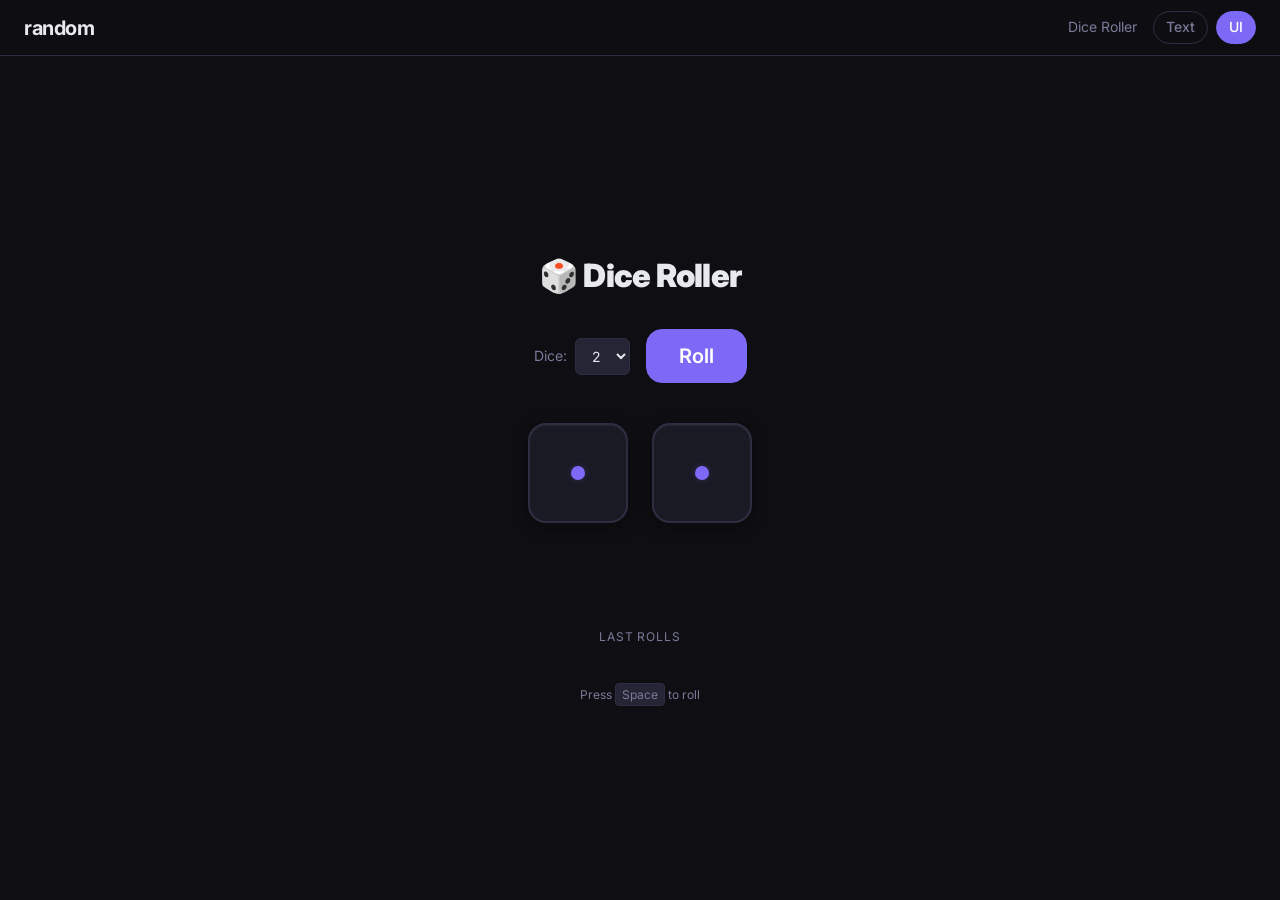
<file: dice/ui/index.html>
<!DOCTYPE html>
<html lang="en">
<head>
  <meta charset="UTF-8">
  <meta name="viewport" content="width=device-width, initial-scale=1.0">
  <title>Dice Roller — random</title>
  <link rel="stylesheet" href="../../shared/style.css">
  <style>
    /* ---- Dice faces using CSS Grid pips ---- */
    .dice-area {
      display: flex;
      flex-wrap: wrap;
      gap: 24px;
      justify-content: center;
      min-height: 120px;
      padding: var(--space-4) 0;
    }

    .dice {
      width: 100px;
      height: 100px;
      transition: transform 0.15s;
    }

    @keyframes dice-shake {
      0%   { transform: rotate(0deg) scale(1); }
      15%  { transform: rotate(-18deg) scale(1.1); }
      30%  { transform: rotate(14deg) scale(1.05); }
      45%  { transform: rotate(-11deg) scale(1.08); }
      60%  { transform: rotate(9deg)  scale(1.04); }
      75%  { transform: rotate(-5deg) scale(1.05); }
      90%  { transform: rotate(3deg)  scale(1.02); }
      100% { transform: rotate(0deg) scale(1); }
    }

    .dice.rolling {
      animation: dice-shake 0.65s ease-in-out;
    }

    .face {
      width: 100%;
      height: 100%;
      background: var(--color-surface);
      border: 2px solid var(--color-border);
      border-radius: 18px;
      box-shadow: 0 4px 16px rgba(0,0,0,0.4), inset 0 1px 0 rgba(255,255,255,0.05);
      display: grid;
      padding: 14px;
      box-sizing: border-box;
    }

    .pip {
      width: 14px;
      height: 14px;
      background: var(--color-accent);
      border-radius: 50%;
      align-self: center;
      justify-self: center;
      box-shadow: 0 0 6px var(--color-accent-glow);
    }

    /* Face layouts */
    .face-1 { grid-template: "." 1fr / 1fr; }
    .face-1 .pip { grid-area: 1 / 1; }

    .face-2 { grid-template: repeat(2, 1fr) / repeat(2, 1fr); }
    .face-2 .pip:nth-child(1) { grid-row: 1; grid-column: 2; }
    .face-2 .pip:nth-child(2) { grid-row: 2; grid-column: 1; }

    .face-3 { grid-template: repeat(3, 1fr) / repeat(3, 1fr); }
    .face-3 .pip:nth-child(1) { grid-row: 1; grid-column: 3; }
    .face-3 .pip:nth-child(2) { grid-row: 2; grid-column: 2; }
    .face-3 .pip:nth-child(3) { grid-row: 3; grid-column: 1; }

    .face-4 { grid-template: repeat(2, 1fr) / repeat(2, 1fr); }
    /* pips fill all 4 cells naturally */

    .face-5 { grid-template: repeat(3, 1fr) / repeat(3, 1fr); }
    .face-5 .pip:nth-child(1) { grid-row: 1; grid-column: 1; }
    .face-5 .pip:nth-child(2) { grid-row: 1; grid-column: 3; }
    .face-5 .pip:nth-child(3) { grid-row: 2; grid-column: 2; }
    .face-5 .pip:nth-child(4) { grid-row: 3; grid-column: 1; }
    .face-5 .pip:nth-child(5) { grid-row: 3; grid-column: 3; }

    .face-6 { grid-template: repeat(3, 1fr) / repeat(2, 1fr); }
    /* pips fill 6 cells naturally */

    /* Controls */
    .controls {
      display: flex;
      align-items: center;
      gap: var(--space-4);
      flex-wrap: wrap;
      justify-content: center;
    }

    .control-group {
      display: flex;
      align-items: center;
      gap: var(--space-2);
      font-size: var(--font-size-sm);
      color: var(--color-text-muted);
    }

    .control-group select {
      font-size: var(--font-size-sm);
    }

    /* Total */
    .total-display {
      font-size: var(--font-size-2xl);
      font-weight: 900;
      color: var(--color-accent);
      text-align: center;
      letter-spacing: -0.02em;
      min-height: 2.5rem;
    }

    /* History */
    .history-section {
      width: 100%;
      max-width: 400px;
      text-align: center;
    }

    .history-title {
      font-size: var(--font-size-xs);
      text-transform: uppercase;
      letter-spacing: 0.08em;
      color: var(--color-text-muted);
      margin-bottom: var(--space-3);
    }

    /* Keyboard hint */
    .kbd-hint {
      font-size: var(--font-size-xs);
      color: var(--color-text-muted);
    }

    kbd {
      display: inline-block;
      background: var(--color-surface-2);
      border: 1px solid var(--color-border);
      border-radius: 4px;
      padding: 1px 6px;
      font-family: inherit;
      font-size: inherit;
    }
  </style>
</head>
<body>

  <div id="nav-placeholder" data-tool="dice" data-mode="ui"></div>
  <script src="../../shared/nav.js"></script>

  <main class="page" style="gap:var(--space-6);">

    <div class="tool-header animate-reveal">
      <h1>🎲 Dice Roller</h1>
    </div>

    <!-- Controls -->
    <div class="controls animate-reveal">
      <div class="control-group">
        <label for="diceCount">Dice:</label>
        <select id="diceCount">
          <option value="1">1</option>
          <option value="2" selected>2</option>
          <option value="3">3</option>
          <option value="4">4</option>
        </select>
      </div>
      <button id="rollBtn" class="btn btn-primary btn-large">Roll</button>
    </div>

    <!-- Dice display -->
    <div class="dice-area animate-reveal" id="diceArea"></div>

    <!-- Total -->
    <div class="total-display" id="totalDisplay" aria-live="polite"></div>

    <!-- History -->
    <div class="history-section animate-reveal">
      <div class="history-title">Last rolls</div>
      <ul class="history-list" id="historyList"></ul>
    </div>

    <p class="kbd-hint animate-reveal">Press <kbd>Space</kbd> to roll</p>

  </main>

  <script>
    let diceCount = 2;
    let isRolling = false;
    const history = [];

    const diceArea    = document.getElementById('diceArea');
    const rollBtn     = document.getElementById('rollBtn');
    const totalEl     = document.getElementById('totalDisplay');
    const historyList = document.getElementById('historyList');
    const diceCountSel = document.getElementById('diceCount');

    function renderFace(el, value) {
      const pips = Array(value).fill('<span class="pip"></span>').join('');
      el.innerHTML = `<div class="face face-${value}">${pips}</div>`;
    }

    function initDice(n) {
      diceArea.innerHTML = '';
      for (let i = 0; i < n; i++) {
        const el = document.createElement('div');
        el.className = 'dice';
        el.id = `dice-${i}`;
        renderFace(el, 1);
        diceArea.appendChild(el);
      }
    }

    function roll() {
      if (isRolling) return;
      isRolling = true;
      rollBtn.disabled = true;

      const diceEls = Array.from(diceArea.querySelectorAll('.dice'));
      const finalValues = diceEls.map(() => Math.floor(Math.random() * 6) + 1);

      diceEls.forEach(el => el.classList.add('rolling'));

      const interval = setInterval(() => {
        diceEls.forEach(el => renderFace(el, Math.floor(Math.random() * 6) + 1));
      }, 80);

      setTimeout(() => {
        clearInterval(interval);
        diceEls.forEach((el, i) => {
          el.classList.remove('rolling');
          renderFace(el, finalValues[i]);
        });

        const sum = finalValues.reduce((a, b) => a + b, 0);
        totalEl.textContent = diceEls.length > 1
          ? `Total: ${sum}`
          : `Rolled: ${sum}`;

        addHistory(finalValues, sum);
        isRolling = false;
        rollBtn.disabled = false;
      }, 650);
    }

    function addHistory(values, sum) {
      history.unshift({ values, sum });
      if (history.length > 8) history.pop();

      historyList.innerHTML = history
        .map(e => `<li>[${e.values.join(', ')}]${e.values.length > 1 ? ' = ' + e.sum : ''}</li>`)
        .join('');
    }

    diceCountSel.addEventListener('change', () => {
      diceCount = parseInt(diceCountSel.value, 10);
      initDice(diceCount);
      totalEl.textContent = '';
    });

    rollBtn.addEventListener('click', roll);

    document.addEventListener('keydown', e => {
      if (e.code === 'Space' && !e.target.matches('select, button')) {
        e.preventDefault();
        roll();
      }
    });

    initDice(diceCount);
  </script>

</body>
</html>
</file>
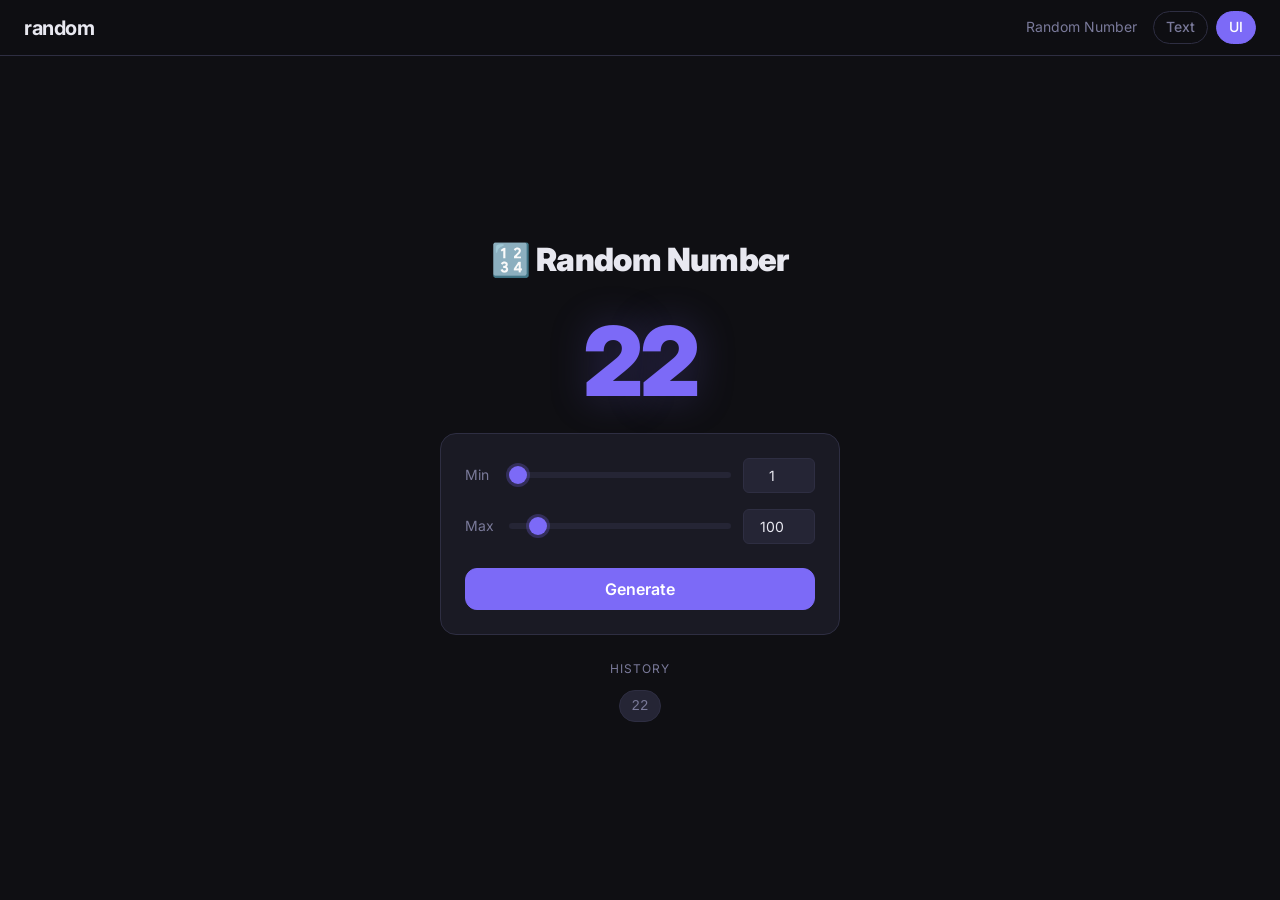
<file: number/ui/index.html>
<!DOCTYPE html>
<html lang="en">
<head>
  <meta charset="UTF-8">
  <meta name="viewport" content="width=device-width, initial-scale=1.0">
  <title>Random Number — random</title>
  <link rel="stylesheet" href="../../shared/style.css">
  <style>
    .big-number {
      font-size: var(--font-size-hero);
      font-weight: 900;
      color: var(--color-accent);
      letter-spacing: -0.04em;
      line-height: 1;
      text-align: center;
      min-height: 1em;
      text-shadow: 0 0 40px var(--color-accent-glow);
    }

    .range-card {
      background: var(--color-surface);
      border: 1px solid var(--color-border);
      border-radius: var(--radius-lg);
      padding: var(--space-6);
      width: 100%;
      max-width: 400px;
      display: flex;
      flex-direction: column;
      gap: var(--space-4);
    }

    .range-row {
      display: flex;
      align-items: center;
      gap: var(--space-3);
    }

    .range-row label {
      font-size: var(--font-size-sm);
      color: var(--color-text-muted);
      width: 32px;
      flex-shrink: 0;
    }

    .range-row input[type="range"] {
      flex: 1;
    }

    .range-row input[type="number"] {
      width: 72px;
      text-align: center;
      flex-shrink: 0;
    }

    .history-section {
      width: 100%;
      max-width: 400px;
      text-align: center;
    }

    .history-title {
      font-size: var(--font-size-xs);
      text-transform: uppercase;
      letter-spacing: 0.08em;
      color: var(--color-text-muted);
      margin-bottom: var(--space-3);
    }
  </style>
</head>
<body>

  <div id="nav-placeholder" data-tool="number" data-mode="ui"></div>
  <script src="../../shared/nav.js"></script>

  <main class="page" style="gap:var(--space-6);">

    <div class="tool-header animate-reveal">
      <h1>🔢 Random Number</h1>
    </div>

    <!-- Big result -->
    <div class="big-number animate-reveal" id="bigNumber" aria-live="polite">—</div>

    <!-- Controls -->
    <div class="range-card animate-reveal">
      <div class="range-row">
        <label for="minSlider">Min</label>
        <input type="range" id="minSlider" min="0" max="999" value="1">
        <input type="number" id="minNum" min="0" max="999" value="1">
      </div>
      <div class="range-row">
        <label for="maxSlider">Max</label>
        <input type="range" id="maxSlider" min="1" max="1000" value="100">
        <input type="number" id="maxNum" min="1" max="1000" value="100">
      </div>
      <button id="genBtn" class="btn btn-primary" style="width:100%;margin-top:var(--space-2);">Generate</button>
    </div>

    <!-- History -->
    <div class="history-section animate-reveal">
      <div class="history-title">History</div>
      <ul class="history-list" id="historyList"></ul>
    </div>

  </main>

  <script>
    let minVal = 1, maxVal = 100;
    const history = [];
    let rafId = null;

    const bigNumber  = document.getElementById('bigNumber');
    const minSlider  = document.getElementById('minSlider');
    const maxSlider  = document.getElementById('maxSlider');
    const minNum     = document.getElementById('minNum');
    const maxNum     = document.getElementById('maxNum');
    const genBtn     = document.getElementById('genBtn');
    const histList   = document.getElementById('historyList');

    function syncMin(v) {
      minVal = Math.min(parseInt(v, 10) || 0, maxVal - 1);
      minSlider.value = minVal;
      minNum.value    = minVal;
    }

    function syncMax(v) {
      maxVal = Math.max(parseInt(v, 10) || 1, minVal + 1);
      maxSlider.value = maxVal;
      maxNum.value    = maxVal;
    }

    minSlider.addEventListener('input', () => syncMin(minSlider.value));
    minNum.addEventListener('change',   () => syncMin(minNum.value));
    maxSlider.addEventListener('input', () => syncMax(maxSlider.value));
    maxNum.addEventListener('change',   () => syncMax(maxNum.value));

    function animateTo(target, duration) {
      if (rafId) cancelAnimationFrame(rafId);
      const start  = parseInt(bigNumber.textContent) || minVal;
      const startT = performance.now();

      function tick(now) {
        const t = Math.min((now - startT) / duration, 1);
        // ease-out cubic
        const ease = 1 - Math.pow(1 - t, 3);
        const cur  = Math.round(start + (target - start) * ease);
        bigNumber.textContent = cur;
        if (t < 1) rafId = requestAnimationFrame(tick);
      }
      rafId = requestAnimationFrame(tick);
    }

    function generate() {
      const n = Math.floor(Math.random() * (maxVal - minVal + 1)) + minVal;

      bigNumber.classList.remove('animate-reveal');
      void bigNumber.offsetWidth;
      bigNumber.classList.add('animate-reveal');
      animateTo(n, 400);

      history.unshift(n);
      if (history.length > 10) history.pop();
      histList.innerHTML = history.map(v => `<li>${v}</li>`).join('');
    }

    genBtn.addEventListener('click', generate);

    document.addEventListener('keydown', e => {
      if (e.code === 'Space' && !e.target.matches('input, button')) {
        e.preventDefault();
        generate();
      }
    });

    generate();
  </script>

</body>
</html>
</file>
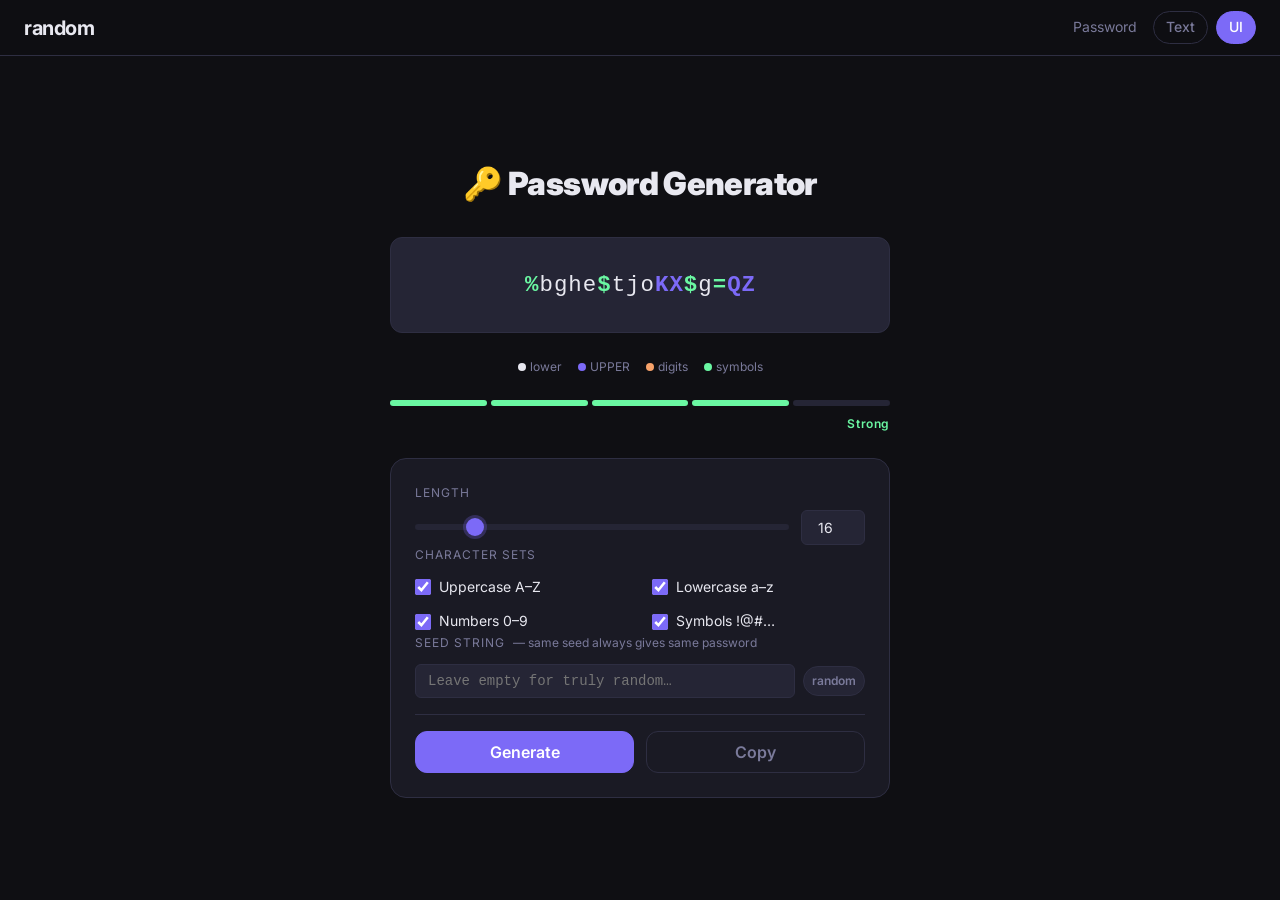
<file: password/ui/index.html>
<!DOCTYPE html>
<html lang="en">
<head>
  <meta charset="UTF-8">
  <meta name="viewport" content="width=device-width, initial-scale=1.0">
  <title>Password Generator — random</title>
  <link rel="stylesheet" href="../../shared/style.css">
  <style>
    .password-display {
      background: var(--color-surface-2);
      border: 1px solid var(--color-border);
      border-radius: var(--radius-md);
      padding: var(--space-6);
      font-family: 'Courier New', Courier, monospace;
      font-size: clamp(1rem, 3vw, 1.4rem);
      word-break: break-all;
      line-height: 1.8;
      text-align: center;
      width: 100%;
      max-width: 500px;
      min-height: 96px;
      display: flex;
      align-items: center;
      justify-content: center;
      flex-wrap: wrap;
      gap: 1px;
    }

    .ch-lower   { color: var(--color-text); }
    .ch-upper   { color: var(--color-accent); font-weight: 700; }
    .ch-digit   { color: var(--color-accent-2); font-weight: 700; }
    .ch-symbol  { color: var(--color-success); font-weight: 700; }

    /* Options card */
    .options-card {
      background: var(--color-surface);
      border: 1px solid var(--color-border);
      border-radius: var(--radius-lg);
      padding: var(--space-6);
      width: 100%;
      max-width: 500px;
      display: flex;
      flex-direction: column;
      gap: var(--space-5);
    }

    .options-section-label {
      font-size: var(--font-size-xs);
      text-transform: uppercase;
      letter-spacing: 0.08em;
      color: var(--color-text-muted);
      margin-bottom: var(--space-1);
    }

    .length-row {
      display: flex;
      align-items: center;
      gap: var(--space-3);
    }

    .length-row input[type="range"] { flex: 1; }

    .length-row input[type="number"] {
      width: 64px;
      text-align: center;
      flex-shrink: 0;
    }

    .checkboxes {
      display: grid;
      grid-template-columns: 1fr 1fr;
      gap: var(--space-3) var(--space-6);
    }

    .checkbox-row {
      display: flex;
      align-items: center;
      gap: var(--space-2);
      font-size: var(--font-size-sm);
      cursor: pointer;
      user-select: none;
    }

    /* Seed input section */
    .seed-row {
      display: flex;
      flex-direction: column;
      gap: var(--space-2);
    }

    .seed-hint {
      font-size: var(--font-size-xs);
      color: var(--color-text-muted);
    }

    .seed-input-wrap {
      display: flex;
      gap: var(--space-2);
      align-items: center;
    }

    .seed-input-wrap input[type="text"] {
      flex: 1;
      font-family: 'Courier New', monospace;
    }

    .seed-badge {
      font-size: var(--font-size-xs);
      padding: var(--space-1) var(--space-2);
      border-radius: var(--radius-full);
      font-weight: 600;
      flex-shrink: 0;
    }

    .seed-badge.seeded {
      background: rgba(124, 106, 247, 0.15);
      color: var(--color-accent);
      border: 1px solid var(--color-accent);
    }

    .seed-badge.random {
      background: var(--color-surface-2);
      color: var(--color-text-muted);
      border: 1px solid var(--color-border);
    }

    /* Strength meter */
    .strength-wrap {
      width: 100%;
      max-width: 500px;
    }

    .strength-bar {
      display: flex;
      gap: 4px;
      margin-bottom: var(--space-2);
    }

    .strength-seg {
      flex: 1;
      height: 6px;
      border-radius: var(--radius-full);
      background: var(--color-surface-2);
      transition: background 0.3s;
    }

    .strength-label {
      font-size: var(--font-size-xs);
      text-align: right;
      font-weight: 600;
      letter-spacing: 0.05em;
    }

    /* Action buttons — separated clearly from options */
    .action-row {
      display: flex;
      gap: var(--space-3);
      width: 100%;
      max-width: 500px;
      padding-top: var(--space-4);
      border-top: 1px solid var(--color-border);
      margin-top: var(--space-2);
    }

    .action-row .btn {
      flex: 1;
    }

    /* legend labels inside card */
    .legend {
      display: flex;
      gap: var(--space-4);
      font-size: var(--font-size-xs);
      justify-content: center;
      flex-wrap: wrap;
    }

    .legend-item {
      display: flex;
      align-items: center;
      gap: var(--space-1);
    }

    .legend-dot {
      width: 8px;
      height: 8px;
      border-radius: 50%;
    }
  </style>
</head>
<body>

  <div id="nav-placeholder" data-tool="password" data-mode="ui"></div>
  <script src="../../shared/nav.js"></script>

  <main class="page" style="gap:var(--space-6);">

    <div class="tool-header animate-reveal">
      <h1>🔑 Password Generator</h1>
    </div>

    <!-- Password display -->
    <div class="password-display animate-reveal" id="passwordDisplay" aria-live="polite">—</div>

    <!-- Color legend -->
    <div class="legend animate-reveal">
      <div class="legend-item">
        <div class="legend-dot" style="background:var(--color-text)"></div>
        <span style="color:var(--color-text-muted)">lower</span>
      </div>
      <div class="legend-item">
        <div class="legend-dot" style="background:var(--color-accent)"></div>
        <span style="color:var(--color-text-muted)">UPPER</span>
      </div>
      <div class="legend-item">
        <div class="legend-dot" style="background:var(--color-accent-2)"></div>
        <span style="color:var(--color-text-muted)">digits</span>
      </div>
      <div class="legend-item">
        <div class="legend-dot" style="background:var(--color-success)"></div>
        <span style="color:var(--color-text-muted)">symbols</span>
      </div>
    </div>

    <!-- Strength meter -->
    <div class="strength-wrap animate-reveal">
      <div class="strength-bar">
        <div class="strength-seg" id="seg0"></div>
        <div class="strength-seg" id="seg1"></div>
        <div class="strength-seg" id="seg2"></div>
        <div class="strength-seg" id="seg3"></div>
        <div class="strength-seg" id="seg4"></div>
      </div>
      <div class="strength-label" id="strengthLabel" style="color:var(--color-text-muted)">—</div>
    </div>

    <!-- Options card -->
    <div class="options-card animate-reveal">

      <!-- Length -->
      <div>
        <div class="options-section-label">Length</div>
        <div class="length-row" style="margin-top:var(--space-2);">
          <input type="range" id="lengthSlider" min="8" max="64" value="16">
          <input type="number" id="lengthNum" min="8" max="64" value="16">
        </div>
      </div>

      <!-- Character sets -->
      <div>
        <div class="options-section-label">Character sets</div>
        <div class="checkboxes" style="margin-top:var(--space-3);">
          <label class="checkbox-row">
            <input type="checkbox" id="chkUpper"   checked> Uppercase A–Z
          </label>
          <label class="checkbox-row">
            <input type="checkbox" id="chkLower"   checked> Lowercase a–z
          </label>
          <label class="checkbox-row">
            <input type="checkbox" id="chkDigits"  checked> Numbers 0–9
          </label>
          <label class="checkbox-row">
            <input type="checkbox" id="chkSymbols" checked> Symbols !@#…
          </label>
        </div>
      </div>

      <!-- Seed string -->
      <div class="seed-row">
        <div class="options-section-label">Seed string
          <span style="text-transform:none;letter-spacing:0;font-weight:400;margin-left:4px;">
            — same seed always gives same password
          </span>
        </div>
        <div class="seed-input-wrap">
          <input type="text" id="seedInput" placeholder="Leave empty for truly random…" autocomplete="off" spellcheck="false">
          <span class="seed-badge random" id="seedBadge">random</span>
        </div>
        <span class="seed-hint" id="seedHint"></span>
      </div>

      <!-- Actions — inside card, clearly separated -->
      <div class="action-row">
        <button id="genBtn"  class="btn btn-primary">Generate</button>
        <button id="copyBtn" class="btn btn-ghost">Copy</button>
      </div>

    </div>

  </main>

  <script>
    const LOWER   = 'abcdefghijkmnopqrstuvwxyz';
    const UPPER   = 'ABCDEFGHJKLMNPQRSTUVWXYZ';
    const DIGITS  = '23456789';
    const SYMBOLS = '!@#$%^&*-_=+?';

    const displayEl    = document.getElementById('passwordDisplay');
    const lengthSlider = document.getElementById('lengthSlider');
    const lengthNum    = document.getElementById('lengthNum');
    const chkUpper     = document.getElementById('chkUpper');
    const chkLower     = document.getElementById('chkLower');
    const chkDigits    = document.getElementById('chkDigits');
    const chkSymbols   = document.getElementById('chkSymbols');
    const genBtn       = document.getElementById('genBtn');
    const copyBtn      = document.getElementById('copyBtn');
    const seedInput    = document.getElementById('seedInput');
    const seedBadge    = document.getElementById('seedBadge');
    const seedHint     = document.getElementById('seedHint');
    const strengthLabel = document.getElementById('strengthLabel');
    const segs = [0,1,2,3,4].map(i => document.getElementById('seg'+i));

    let currentPassword = '';
    let debounceTimer;

    /* ---- Seeded PRNG (mulberry32) ---- */
    function hashStr(str) {
      // djb2-style hash → 32-bit int seed
      let h = 5381;
      for (let i = 0; i < str.length; i++) {
        h = (Math.imul(h, 33) ^ str.charCodeAt(i)) >>> 0;
      }
      return h;
    }

    function makePRNG(seed) {
      // mulberry32 — fast, high quality
      let s = seed >>> 0;
      return function () {
        s = (s + 0x6D2B79F5) >>> 0;
        let t = Math.imul(s ^ (s >>> 15), 1 | s);
        t = (t + Math.imul(t ^ (t >>> 7), 61 | t)) ^ t;
        return ((t ^ (t >>> 14)) >>> 0) / 4294967296;
      };
    }

    /* ---- Crypto random (for empty seed) ---- */
    function cryptoRand() {
      const arr = new Uint32Array(1);
      crypto.getRandomValues(arr);
      return arr[0] / 4294967296;
    }

    function getPool() {
      let pool = '';
      if (chkLower.checked)   pool += LOWER;
      if (chkUpper.checked)   pool += UPPER;
      if (chkDigits.checked)  pool += DIGITS;
      if (chkSymbols.checked) pool += SYMBOLS;
      return pool || LOWER;
    }

    function generate() {
      const len   = parseInt(lengthSlider.value, 10);
      const pool  = getPool();
      const seed  = seedInput.value.trim();
      const rand  = seed ? makePRNG(hashStr(seed + '|' + len + '|' + pool)) : cryptoRand;

      const pickIdx = max => Math.floor(rand() * max);

      const chars = Array.from({ length: len }, () => pool[pickIdx(pool.length)]);

      // Fisher-Yates shuffle with same RNG
      for (let i = chars.length - 1; i > 0; i--) {
        const j = Math.floor(rand() * (i + 1));
        [chars[i], chars[j]] = [chars[j], chars[i]];
      }

      currentPassword = chars.join('');
      renderPassword(chars);
      renderStrength(len);
    }

    function charClass(c) {
      if (LOWER.includes(c))   return 'ch-lower';
      if (UPPER.includes(c))   return 'ch-upper';
      if (DIGITS.includes(c))  return 'ch-digit';
      if (SYMBOLS.includes(c)) return 'ch-symbol';
      return 'ch-lower';
    }

    function renderPassword(chars) {
      displayEl.classList.remove('animate-reveal');
      void displayEl.offsetWidth;
      displayEl.classList.add('animate-reveal');

      const frag = document.createDocumentFragment();
      for (const c of chars) {
        const span = document.createElement('span');
        span.className = charClass(c);
        span.textContent = c;
        frag.appendChild(span);
      }
      displayEl.innerHTML = '';
      displayEl.appendChild(frag);
    }

    function renderStrength(len) {
      let typeCount = [chkUpper, chkLower, chkDigits, chkSymbols].filter(c => c.checked).length;
      let level;
      if (len < 8)                        level = 0;
      else if (len < 12)                  level = 1;
      else if (len < 16 || typeCount < 2) level = 2;
      else if (len < 20 || typeCount < 3) level = 3;
      else                                level = 4;

      const colors = ['var(--color-danger)','var(--color-warning)','#a8f76a','var(--color-success)','#6af7e0'];
      const labels = ['Weak','Fair','Good','Strong','Excellent'];

      segs.forEach((s, i) => {
        s.style.background = i <= level ? colors[level] : 'var(--color-surface-2)';
      });
      strengthLabel.textContent = labels[level];
      strengthLabel.style.color = colors[level];
    }

    function updateSeedUI() {
      const seed = seedInput.value.trim();
      if (seed) {
        seedBadge.textContent = 'seeded';
        seedBadge.className = 'seed-badge seeded';
        seedHint.textContent = `Seed hash: ${hashStr(seed).toString(16).padStart(8,'0')}`;
      } else {
        seedBadge.textContent = 'random';
        seedBadge.className = 'seed-badge random';
        seedHint.textContent = '';
      }
    }

    /* ---- Sync controls ---- */
    lengthSlider.addEventListener('input', () => {
      lengthNum.value = lengthSlider.value;
      scheduleGenerate();
    });
    lengthNum.addEventListener('change', () => {
      const v = Math.min(64, Math.max(8, parseInt(lengthNum.value, 10) || 16));
      lengthNum.value    = v;
      lengthSlider.value = v;
      scheduleGenerate();
    });

    [chkUpper, chkLower, chkDigits, chkSymbols].forEach(chk => {
      chk.addEventListener('change', () => {
        const any = chkUpper.checked || chkLower.checked || chkDigits.checked || chkSymbols.checked;
        if (!any) chk.checked = true;
        scheduleGenerate();
      });
    });

    seedInput.addEventListener('input', () => {
      updateSeedUI();
      scheduleGenerate();
    });

    function scheduleGenerate() {
      clearTimeout(debounceTimer);
      debounceTimer = setTimeout(generate, 200);
    }

    genBtn.addEventListener('click', generate);

    copyBtn.addEventListener('click', async () => {
      if (!currentPassword) return;
      try {
        await navigator.clipboard.writeText(currentPassword);
        copyBtn.textContent = 'Copied!';
        copyBtn.style.borderColor = 'var(--color-success)';
        copyBtn.style.color = 'var(--color-success)';
        setTimeout(() => {
          copyBtn.textContent = 'Copy';
          copyBtn.style.borderColor = '';
          copyBtn.style.color = '';
        }, 1500);
      } catch {
        const tmp = document.createElement('textarea');
        tmp.value = currentPassword;
        document.body.appendChild(tmp);
        tmp.select();
        document.execCommand('copy');
        document.body.removeChild(tmp);
      }
    });

    generate();
  </script>

</body>
</html>
</file>
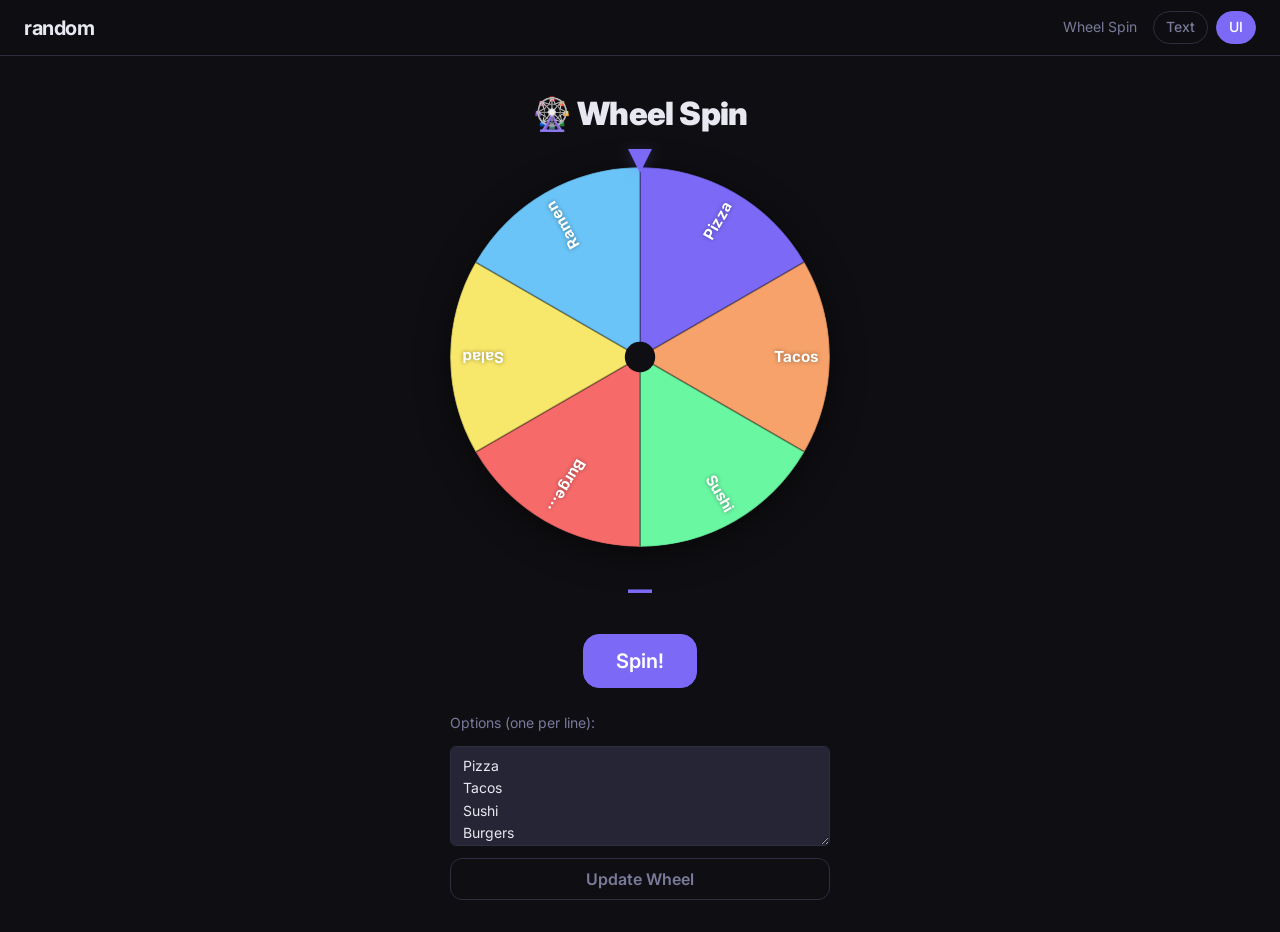
<file: wheel/ui/index.html>
<!DOCTYPE html>
<html lang="en">
<head>
  <meta charset="UTF-8">
  <meta name="viewport" content="width=device-width, initial-scale=1.0">
  <title>Wheel Spin — random</title>
  <link rel="stylesheet" href="../../shared/style.css">
  <style>
    .wheel-wrap {
      position: relative;
      display: inline-block;
    }

    canvas {
      display: block;
      border-radius: 50%;
      box-shadow: 0 8px 32px rgba(0,0,0,0.5);
    }

    /* Pointer arrow at the top */
    .pointer {
      position: absolute;
      top: -18px;
      left: 50%;
      transform: translateX(-50%);
      width: 0;
      height: 0;
      border-left: 12px solid transparent;
      border-right: 12px solid transparent;
      border-top: 24px solid var(--color-accent);
      filter: drop-shadow(0 2px 6px var(--color-accent-glow));
      z-index: 10;
    }

    .result-badge {
      font-size: var(--font-size-xl);
      font-weight: 900;
      color: var(--color-accent);
      text-align: center;
      min-height: 2rem;
      letter-spacing: -0.02em;
    }

    .items-editor {
      width: 100%;
      max-width: 380px;
      display: flex;
      flex-direction: column;
      gap: var(--space-3);
    }

    .items-editor label {
      font-size: var(--font-size-sm);
      color: var(--color-text-muted);
    }

    .items-editor textarea {
      width: 100%;
      min-height: 100px;
      resize: vertical;
      font-size: var(--font-size-sm);
      line-height: 1.6;
    }

    .editor-actions {
      display: flex;
      gap: var(--space-3);
    }
  </style>
</head>
<body>

  <div id="nav-placeholder" data-tool="wheel" data-mode="ui"></div>
  <script src="../../shared/nav.js"></script>

  <main class="page" style="gap:var(--space-6);">

    <div class="tool-header animate-reveal">
      <h1>🎡 Wheel Spin</h1>
    </div>

    <!-- Wheel -->
    <div class="wheel-wrap animate-reveal">
      <div class="pointer"></div>
      <canvas id="wheelCanvas"></canvas>
    </div>

    <!-- Result -->
    <div class="result-badge animate-reveal" id="resultBadge" aria-live="polite">—</div>

    <!-- Spin button -->
    <button id="spinBtn" class="btn btn-primary btn-large animate-reveal">Spin!</button>

    <!-- Editor -->
    <div class="items-editor animate-reveal">
      <label for="itemsTextarea">Options (one per line):</label>
      <textarea id="itemsTextarea">Pizza
Tacos
Sushi
Burgers
Salad
Ramen</textarea>
      <div class="editor-actions">
        <button id="updateBtn" class="btn btn-ghost" style="flex:1;">Update Wheel</button>
      </div>
    </div>

  </main>

  <script>
    const COLORS = [
      '#7c6af7','#f7a26a','#6af7a2','#f76a6a','#f7e76a','#6ac4f7',
      '#c46af7','#f76ab4','#6af7d4','#f7b46a',
    ];

    const canvas   = document.getElementById('wheelCanvas');
    const ctx      = canvas.getContext('2d');
    const spinBtn  = document.getElementById('spinBtn');
    const resultEl = document.getElementById('resultBadge');
    const textarea = document.getElementById('itemsTextarea');
    const updateBtn = document.getElementById('updateBtn');

    let items = [];
    let currentAngle = 0; // angle at top (in radians), offset for visual rotation
    let isSpinning = false;
    let animStart, animDuration, startAngle, targetAngle;

    function getItems() {
      return textarea.value
        .split('\n')
        .map(s => s.trim())
        .filter(Boolean);
    }

    function drawWheel() {
      const size = Math.min(380, window.innerWidth - 48);
      canvas.width  = size;
      canvas.height = size;

      const cx = size / 2;
      const cy = size / 2;
      const r  = size / 2;
      const n  = items.length;

      if (n < 2) {
        ctx.fillStyle = '#252535';
        ctx.beginPath();
        ctx.arc(cx, cy, r, 0, 2 * Math.PI);
        ctx.fill();
        ctx.fillStyle = '#7a7a9a';
        ctx.font = `${size * 0.05}px Inter, sans-serif`;
        ctx.textAlign = 'center';
        ctx.textBaseline = 'middle';
        ctx.fillText('Need at least 2 options', cx, cy);
        return;
      }

      const arc = (2 * Math.PI) / n;

      for (let i = 0; i < n; i++) {
        const startA = currentAngle + i * arc - Math.PI / 2;
        const endA   = startA + arc;

        // Segment
        ctx.beginPath();
        ctx.moveTo(cx, cy);
        ctx.arc(cx, cy, r, startA, endA);
        ctx.closePath();
        ctx.fillStyle = COLORS[i % COLORS.length];
        ctx.fill();
        ctx.strokeStyle = 'rgba(0,0,0,0.25)';
        ctx.lineWidth = 2;
        ctx.stroke();

        // Text
        ctx.save();
        ctx.translate(cx, cy);
        ctx.rotate(startA + arc / 2);
        ctx.textAlign = 'right';
        ctx.textBaseline = 'middle';
        ctx.fillStyle = '#fff';
        ctx.font = `bold ${Math.max(10, Math.min(16, size * 0.04))}px Inter, sans-serif`;
        ctx.shadowColor = 'rgba(0,0,0,0.4)';
        ctx.shadowBlur = 4;

        const maxLen = Math.max(6, Math.floor(32 / n));
        const label  = items[i].length > maxLen
          ? items[i].slice(0, maxLen - 1) + '…'
          : items[i];
        ctx.fillText(label, r - 12, 0);
        ctx.restore();
      }

      // Center circle
      ctx.beginPath();
      ctx.arc(cx, cy, r * 0.08, 0, 2 * Math.PI);
      ctx.fillStyle = '#0f0f13';
      ctx.fill();
    }

    function easeOut(t) {
      return 1 - Math.pow(1 - t, 3);
    }

    function spin() {
      if (isSpinning || items.length < 2) return;
      isSpinning = true;
      spinBtn.disabled = true;
      resultEl.textContent = '…';

      const n         = items.length;
      const arc       = (2 * Math.PI) / n;
      const winIndex  = Math.floor(Math.random() * n);

      // Extra rotations: 4-6 full spins
      const extraSpins = (4 + Math.floor(Math.random() * 3)) * 2 * Math.PI;
      // The top of the canvas is -π/2, we want winIndex segment centered there.
      // Segment i starts at: currentAngle + i*arc - π/2
      // We want the midpoint of winIndex segment to land at top (angle 0 from pointer = -π/2 in canvas)
      const winMid  = winIndex * arc + arc / 2;
      const needed  = (2 * Math.PI - winMid) % (2 * Math.PI);
      const delta   = extraSpins + needed;

      startAngle    = currentAngle;
      targetAngle   = currentAngle + delta;
      animDuration  = 3000 + Math.random() * 1000;
      animStart     = null;

      requestAnimationFrame(animate);
    }

    function animate(ts) {
      if (!animStart) animStart = ts;
      const elapsed = ts - animStart;
      const t       = Math.min(elapsed / animDuration, 1);
      const eased   = easeOut(t);

      currentAngle = startAngle + (targetAngle - startAngle) * eased;
      drawWheel();

      if (t < 1) {
        requestAnimationFrame(animate);
      } else {
        currentAngle = targetAngle % (2 * Math.PI);
        drawWheel();
        isSpinning   = false;
        spinBtn.disabled = false;

        // Determine winner: pointer is at top (-π/2 offset from currentAngle)
        // Segment i occupies [currentAngle + i*arc - π/2, currentAngle + (i+1)*arc - π/2]
        // Which segment contains angle 0 (top pointer)?
        // Equivalently: which i gives (0 - (currentAngle - π/2)) / arc within [0, 1)?
        const arc   = (2 * Math.PI) / items.length;
        const offset = ((Math.PI / 2 - currentAngle) % (2 * Math.PI) + 2 * Math.PI) % (2 * Math.PI);
        const winner = Math.floor(offset / arc) % items.length;

        resultEl.classList.remove('animate-reveal');
        void resultEl.offsetWidth;
        resultEl.classList.add('animate-reveal');
        resultEl.textContent = items[winner];
      }
    }

    function updateWheel() {
      items = getItems();
      currentAngle = 0;
      drawWheel();
      resultEl.textContent = '—';
    }

    spinBtn.addEventListener('click', spin);
    updateBtn.addEventListener('click', updateWheel);

    window.addEventListener('resize', () => {
      if (!isSpinning) drawWheel();
    });

    updateWheel();
  </script>

</body>
</html>
</file>
<file: shared/style.css>
/* =============================================
   random — shared design system
   Dark-only theme
   ============================================= */

@import url('https://fonts.googleapis.com/css2?family=Inter:wght@400;500;700;900&display=swap');

/* ---- CSS Custom Properties ---- */
:root {
  --color-bg:           #0f0f13;
  --color-surface:      #1a1a24;
  --color-surface-2:    #252535;
  --color-border:       #2e2e42;
  --color-accent:       #7c6af7;
  --color-accent-glow:  rgba(124, 106, 247, 0.25);
  --color-accent-2:     #f7a26a;
  --color-text:         #e8e8f0;
  --color-text-muted:   #7a7a9a;
  --color-success:      #6af7a2;
  --color-warning:      #f7e76a;
  --color-danger:       #f76a6a;

  --space-1: 0.25rem;
  --space-2: 0.5rem;
  --space-3: 0.75rem;
  --space-4: 1rem;
  --space-6: 1.5rem;
  --space-8: 2rem;
  --space-12: 3rem;
  --space-16: 4rem;

  --radius-sm: 6px;
  --radius-md: 12px;
  --radius-lg: 16px;
  --radius-full: 9999px;

  --font-size-xs:   0.75rem;
  --font-size-sm:   0.875rem;
  --font-size-base: 1rem;
  --font-size-lg:   1.25rem;
  --font-size-xl:   1.5rem;
  --font-size-2xl:  2rem;
  --font-size-3xl:  3rem;
  --font-size-hero: clamp(3rem, 10vw, 6rem);
}

/* ---- Reset & Base ---- */
*, *::before, *::after {
  box-sizing: border-box;
  margin: 0;
  padding: 0;
}

html {
  font-size: 16px;
  -webkit-font-smoothing: antialiased;
}

body {
  font-family: 'Inter', system-ui, -apple-system, sans-serif;
  background: var(--color-bg);
  color: var(--color-text);
  line-height: 1.6;
  min-height: 100vh;
}

a {
  color: var(--color-accent);
  text-decoration: none;
}

a:hover {
  text-decoration: underline;
}

/* ---- Navigation Bar ---- */
.nav-bar {
  position: sticky;
  top: 0;
  z-index: 100;
  height: 56px;
  background: rgba(15, 15, 19, 0.85);
  backdrop-filter: blur(12px);
  -webkit-backdrop-filter: blur(12px);
  border-bottom: 1px solid var(--color-border);
  display: flex;
  align-items: center;
  padding: 0 var(--space-6);
  gap: var(--space-4);
}

.nav-logo {
  font-weight: 700;
  font-size: var(--font-size-lg);
  color: var(--color-text);
  letter-spacing: -0.02em;
  margin-right: auto;
}

.nav-logo:hover {
  text-decoration: none;
  color: var(--color-accent);
}

.nav-tool {
  font-size: var(--font-size-sm);
  color: var(--color-text-muted);
  display: none;
}

@media (min-width: 480px) {
  .nav-tool { display: block; }
}

.nav-links {
  display: flex;
  gap: var(--space-2);
}

.nav-link {
  font-size: var(--font-size-sm);
  font-weight: 500;
  padding: var(--space-1) var(--space-3);
  border-radius: var(--radius-full);
  border: 1px solid var(--color-border);
  color: var(--color-text-muted);
  transition: all 0.2s;
}

.nav-link:hover {
  border-color: var(--color-accent);
  color: var(--color-text);
  text-decoration: none;
}

.nav-link--active {
  background: var(--color-accent);
  border-color: var(--color-accent);
  color: #fff;
}

.nav-link--active:hover {
  color: #fff;
}

/* ---- Buttons ---- */
.btn {
  display: inline-flex;
  align-items: center;
  justify-content: center;
  gap: var(--space-2);
  padding: var(--space-3) var(--space-6);
  border-radius: var(--radius-md);
  border: 1px solid transparent;
  font-size: var(--font-size-base);
  font-weight: 600;
  font-family: inherit;
  cursor: pointer;
  transition: all 0.2s;
  line-height: 1;
  white-space: nowrap;
}

.btn:disabled {
  opacity: 0.45;
  cursor: not-allowed;
  transform: none !important;
  box-shadow: none !important;
}

.btn-primary {
  background: var(--color-accent);
  color: #fff;
  border-color: var(--color-accent);
}

.btn-primary:hover:not(:disabled) {
  filter: brightness(1.15);
  transform: translateY(-2px);
  box-shadow: 0 6px 20px var(--color-accent-glow);
}

.btn-primary:active:not(:disabled) {
  transform: translateY(0);
  box-shadow: none;
}

.btn-ghost {
  background: transparent;
  color: var(--color-text-muted);
  border-color: var(--color-border);
}

.btn-ghost:hover:not(:disabled) {
  border-color: var(--color-accent);
  color: var(--color-text);
  background: var(--color-surface);
}

.btn-large {
  font-size: var(--font-size-lg);
  padding: var(--space-4) var(--space-8);
  border-radius: var(--radius-lg);
}

/* ---- Cards ---- */
.card {
  background: var(--color-surface);
  border: 1px solid var(--color-border);
  border-radius: var(--radius-lg);
  padding: var(--space-8);
}

/* ---- Result Display ---- */
.result-display {
  font-size: var(--font-size-hero);
  font-weight: 900;
  color: var(--color-accent);
  letter-spacing: -0.03em;
  line-height: 1;
  text-align: center;
}

/* ---- Badge ---- */
.badge {
  display: inline-flex;
  align-items: center;
  font-size: var(--font-size-xs);
  font-weight: 500;
  padding: var(--space-1) var(--space-3);
  border-radius: var(--radius-full);
  background: var(--color-surface-2);
  color: var(--color-text-muted);
  border: 1px solid var(--color-border);
}

/* ---- Layout Helpers ---- */
.page {
  max-width: 640px;
  margin: 0 auto;
  padding: var(--space-8) var(--space-6);
  display: flex;
  flex-direction: column;
  align-items: center;
  gap: var(--space-6);
  min-height: calc(100vh - 56px);
  justify-content: center;
}

.page-wide {
  max-width: 960px;
  margin: 0 auto;
  padding: var(--space-8) var(--space-6);
}

/* ---- Animations ---- */
@keyframes fadeInUp {
  from {
    opacity: 0;
    transform: translateY(16px);
  }
  to {
    opacity: 1;
    transform: translateY(0);
  }
}

@keyframes spin {
  to { transform: rotate(360deg); }
}

.animate-reveal {
  animation: fadeInUp 0.4s ease-out both;
}

/* ---- History list ---- */
.history-list {
  list-style: none;
  display: flex;
  flex-wrap: wrap;
  gap: var(--space-2);
  justify-content: center;
}

.history-list li {
  font-family: 'Courier New', monospace;
  font-size: var(--font-size-sm);
  color: var(--color-text-muted);
  background: var(--color-surface-2);
  padding: var(--space-1) var(--space-3);
  border-radius: var(--radius-full);
  border: 1px solid var(--color-border);
}

/* ---- Divider ---- */
.divider {
  width: 100%;
  height: 1px;
  background: var(--color-border);
}

/* ---- Input ---- */
input[type="range"] {
  -webkit-appearance: none;
  appearance: none;
  width: 100%;
  height: 6px;
  background: var(--color-surface-2);
  border-radius: var(--radius-full);
  outline: none;
}

input[type="range"]::-webkit-slider-thumb {
  -webkit-appearance: none;
  appearance: none;
  width: 18px;
  height: 18px;
  border-radius: 50%;
  background: var(--color-accent);
  cursor: pointer;
  box-shadow: 0 0 0 3px var(--color-accent-glow);
}

input[type="number"],
input[type="text"],
textarea {
  background: var(--color-surface-2);
  border: 1px solid var(--color-border);
  border-radius: var(--radius-sm);
  color: var(--color-text);
  font-family: inherit;
  font-size: var(--font-size-sm);
  padding: var(--space-2) var(--space-3);
  outline: none;
  transition: border-color 0.2s;
}

input[type="number"]:focus,
input[type="text"]:focus,
textarea:focus {
  border-color: var(--color-accent);
}

/* ---- Checkbox ---- */
input[type="checkbox"] {
  accent-color: var(--color-accent);
  width: 16px;
  height: 16px;
  cursor: pointer;
}

/* ---- Select ---- */
select {
  background: var(--color-surface-2);
  border: 1px solid var(--color-border);
  border-radius: var(--radius-sm);
  color: var(--color-text);
  font-family: inherit;
  font-size: var(--font-size-sm);
  padding: var(--space-2) var(--space-3);
  outline: none;
  cursor: pointer;
}

select:focus {
  border-color: var(--color-accent);
}

/* ---- Tool page header ---- */
.tool-header {
  text-align: center;
}

.tool-header h1 {
  font-size: var(--font-size-2xl);
  font-weight: 900;
  letter-spacing: -0.02em;
  margin-bottom: var(--space-1);
}

.tool-header p {
  color: var(--color-text-muted);
  font-size: var(--font-size-sm);
}
</file>
